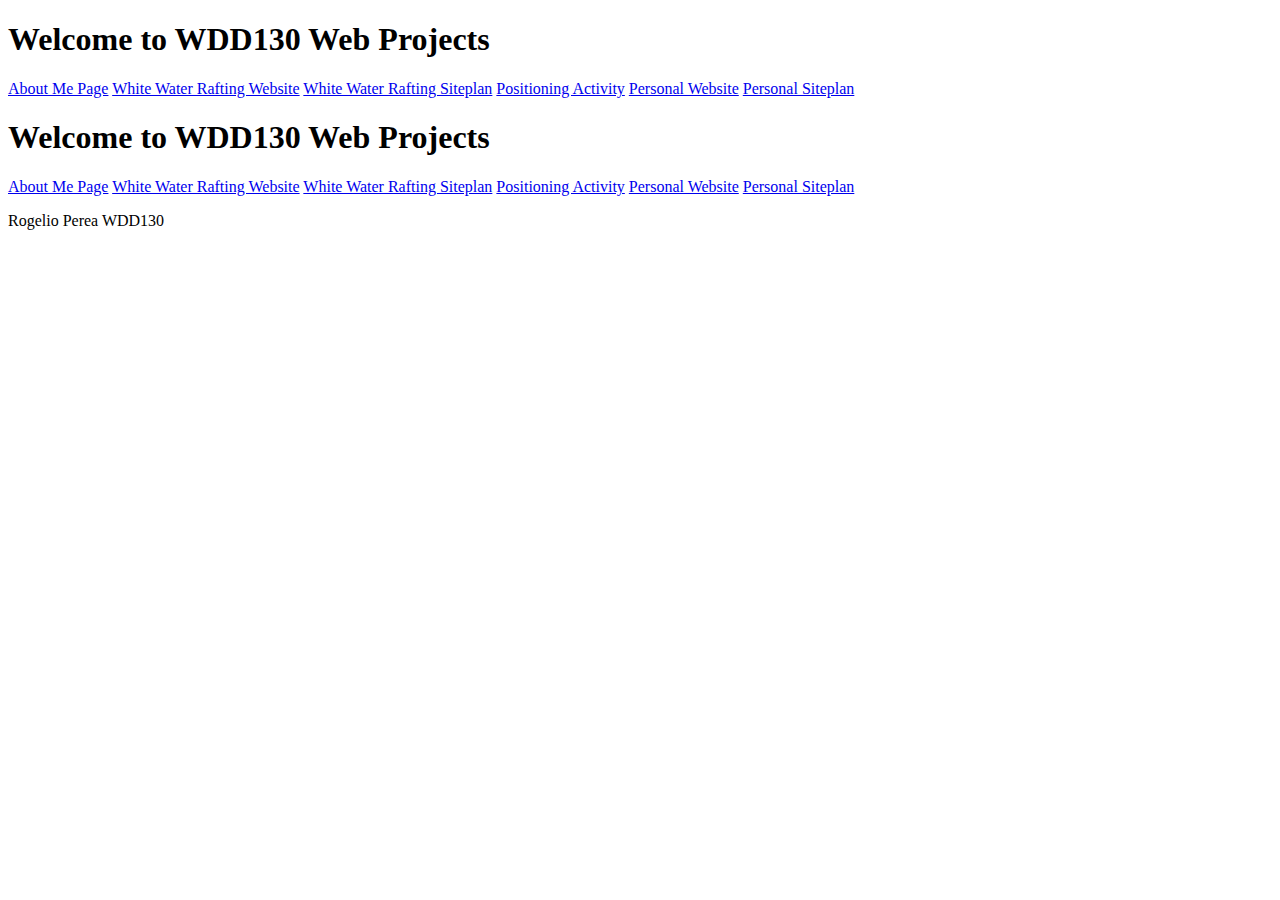
<file: index.html>
<!DOCTYPE html>
<html lang="en">
<head>
    <meta charset="UTF-8">
    <meta http-equiv="X-UA-Compatible" content="IE=edge">
    <meta name="viewport" content="width=device-width, initial-scale=1.0">
    <title>WDD130 Home Page</title>
</head>
<body>
    <h1>Welcome to WDD130 Web Projects</h1>
<nav>
  <a href="aboutme/index.html">About Me Page</a>             
  <a href="wwr/index.html">White Water Rafting Website</a>
  <a href="wwr/site-plan-rafting.html">White Water Rafting Siteplan</a>
  <a href="positioning.html">Positioning Activity</a>
  <a href="#">Personal Website</a>
  <a href="https://roger-24.github.io/WDD130/logistics/site-plan.html">Personal Siteplan</a>
</nav>
</body>
<!DOCTYPE html>
<html lang="en">
<head>
  <meta charset="UTF-8">
  <meta http-equiv="X-UA-Compatible" content="IE=edge">
  <meta name="viewport" content="width=device-width, initial-scale=1.0">
  <title>White Water Rafting adventures</title>
</head>
<body>
  <h1>Welcome to WDD130 Web Projects</h1>
<nav>
  <a href="aboutme/index.html">About Me Page</a>             
  <a href="wwr/index.html">White Water Rafting Website</a>
  <a href="wwr/site-plan-rafting.html">White Water Rafting Siteplan</a>
  <a href="positioning.html">Positioning Activity</a>
  <a href="#">Personal Website</a>
  <a href="#">Personal Siteplan</a>
  <p>Rogelio Perea WDD130</p>
</nav> 
</body>
</html>
</file>
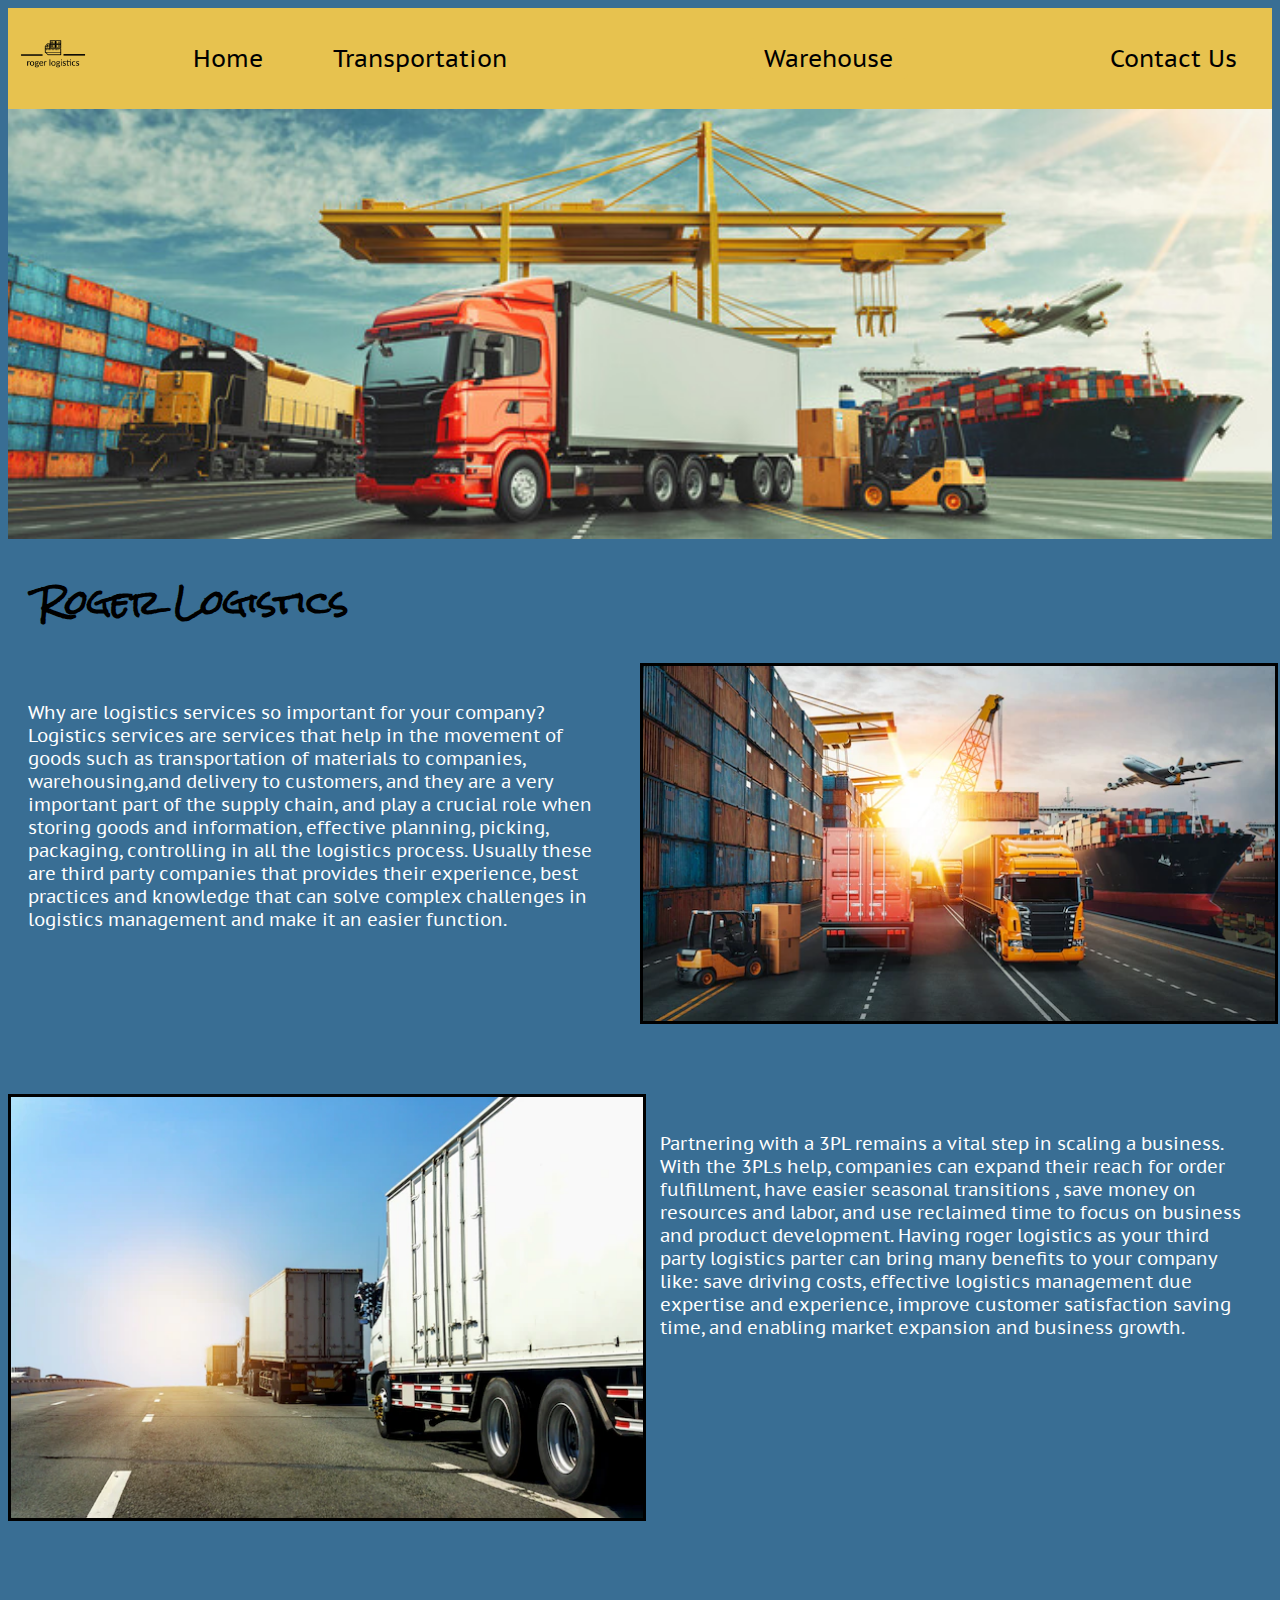
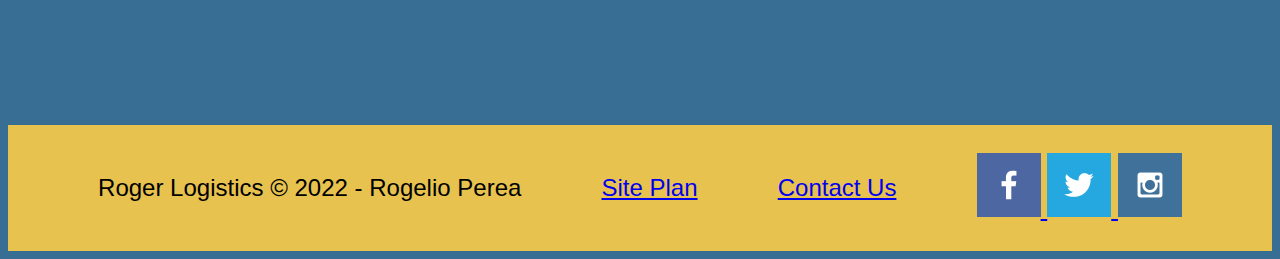
<file: logistics/index.html>
<!DOCTYPE html>
<html lang="en">
<head>
    <meta charset="UTF-8">
    <meta http-equiv="X-UA-Compatible" content="IE=edge">
    <meta name="viewport" content="width=device-width, initial-scale=1.0">
    <title>Roger logistics</title>
    <link type="text/css" rel="stylesheet" href="styles/styles.css"/>
</head>
<body>
    <div class="content">
     <header>
        
     <a id ="logo_logistics"  href="index.html" ><img class="roger" src="images/roger-logistics-logos_black.png" alt= "Roger logistics" width="60%"></a>
        
     <nav>
        <a href="https://roger-24.github.io/WDD130/logistics/index.html">Home</a>
        <a href="https://roger-24.github.io/WDD130/logistics/transportation.html">Transportation</a>
        <ul class="dropdown"> 
            <li><a href="https://roger-24.github.io/WDD130/logistics/warehousing.html">Warehouse</a>
             <ul class="">
                <li><a href="https://roger-24.github.io/WDD130/logistics/warehousing.html">Bonded Warehouse</a></li>
                <li><a href="https://roger-24.github.io/WDD130/logistics/warehousing.html">Cold storage</a></li>
                 <li><a href="https://roger-24.github.io/WDD130/logistics/warehousing.html">Food Grade Warehouse</a></li>
              </ul>
            </li>
        </ul>
        <a href="https://roger-24.github.io/WDD130/wwr/contactus.html">Contact Us</a>
     </nav>
     </header>
    <div id="heroes">
        <div id="heroe-box">
        <img id="imagen-titulo" src="images/drayge.jpg" alt="drayage port" width="100%">
        </div>
    </div>
    
    <section id="mensaje-heroe">
        <h1 class ="titulo">Roger Logistics</h1>
    </section>
    
    <main class="logistics">
     <section class="port">
        <img class="industrial" src="images/transportation.webp" alt="truck on port" width="100%">
     </section>
     <section class="road">
        <img class="truck" src="images/industrial.webp" alt="truck on road" width="100%">
    </section>
   
    
        
        <section class="block1">
        <p> Why are logistics services so important for your company?<br>
        Logistics services are services that help in the movement of goods
        such as transportation of materials to companies, warehousing,and delivery to
        customers, and they are a very important part of the supply chain, and play
        a crucial role when storing goods and information, effective planning, picking, 
        packaging, controlling in all the logistics process. Usually these are third party
        companies that provides their experience, best practices and knowledge that can solve
        complex challenges in logistics management and make it an easier function.
        </p>
        </section>
        
        <section class="block2">
        <p> Partnering with a 3PL remains a vital step in scaling a business. With the 3PLs help, companies can 
            expand their reach for order fulfillment, have easier seasonal transitions , save money on resources and labor, 
            and use reclaimed time to focus on business and product development.
            Having roger logistics as your third party logistics parter can bring many benefits to
            your company like: save driving costs, effective logistics management due expertise and experience, improve customer satisfaction
            saving time, and enabling market expansion and business growth.</p>
        </section>

    </main>
    <footer>
            <p>Roger Logistics &copy; 2022 - Rogelio Perea</p>
            <p><a href="https://roger-24.github.io/WDD130/logistics/site-plan.html">Site Plan</a></p>
            <p><a href="https://roger-24.github.io/WDD130/wwr/contactus.html">Contact Us</a></p>
            <div class="social_media">
                <a href="https://facebook.com" target="_blank">
                    <img src="images/facebook.png" alt="fb icon">
                </a>
                <a href="https://twitter.com" alt="_blank">
                    <img src="images/twitter.png" alt="twitter icon">
                </a>
                <a href="https://instagram.com" alt="_blank">
                    <img src="images/instagram.png" alt="instagram icon">
                </a>
            </div>
    </footer>
</div>
</body>
</html>
</file>
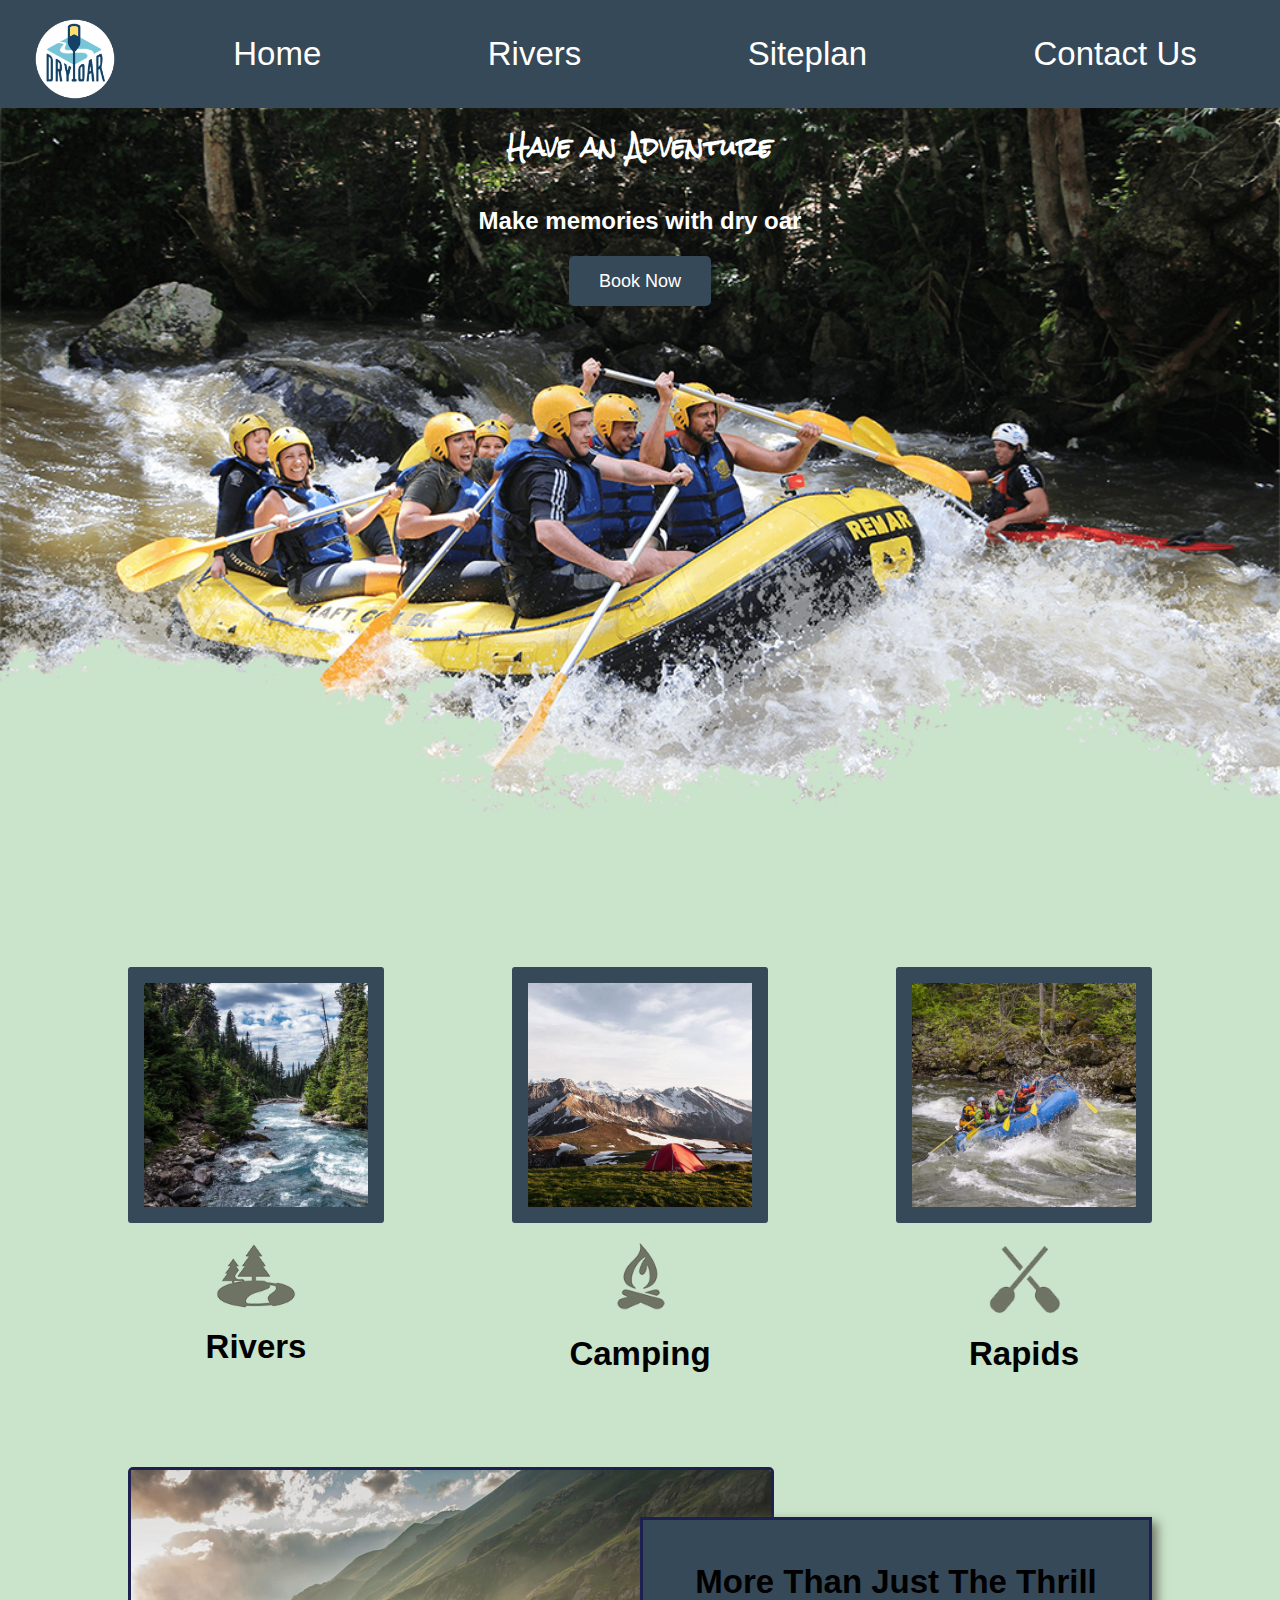
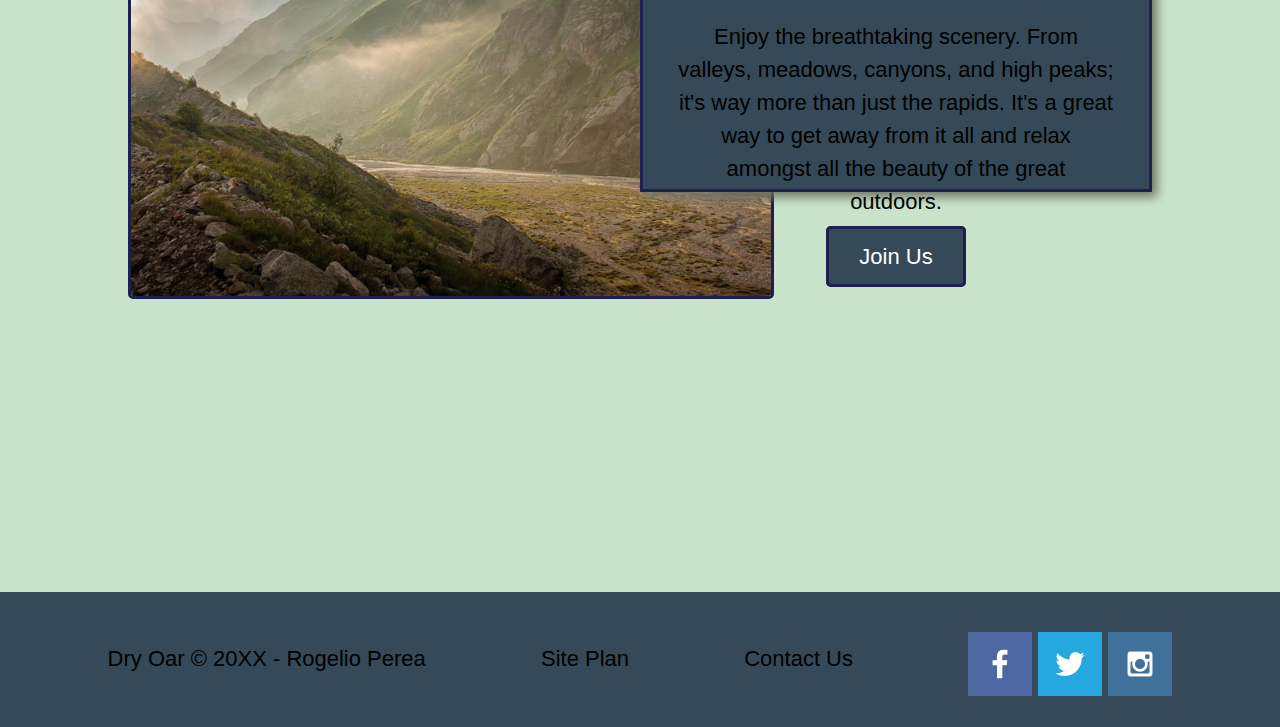
<file: wwr/index.html>
<!DOCTYPE html>
<html lang="en">
<head>
    <meta charset="UTF-8">
    <meta http-equiv="X-UA-Compatible" content="IE=edge">
    <meta name="viewport" content="width=device-width, initial-scale=1.0">
    <title>Whitewater Rafting Vacations</title>
    <link type="text/css" rel="stylesheet" href="styles/style.css"/>
</head>    
<body> 
    <div id="content">
    <header>
        
        <a id ="logo_link"  href="index.html" ><img class="logo" src = "images/logo.png" alt= "Dry Oar Logo"></a>
        <nav>
    <a href="index.html">Home</a>
    <a href="https://roger-24.github.io/WDD130/wwr/rivers.html">Rivers</a>
    <a href="https://roger-24.github.io/WDD130/logistics/site-plan.html">Siteplan</a>
    <a href="contactus.html">Contact Us</a>
    </nav>
      
 </header>
    <div id="hero">
    <div id="hero-box">
    <img id="hero-img" src="images/hero.png" alt="People enjoying rafting" width="100%">
    
    </div>

    <section id="hero-msg">
        <h1 class ="home-title">Have an Adventure</h1>
        <h4>Make memories with dry oar</h4>
        <div class ='button-box'>
            
            <div class='button-box'>
            <a class ='book' href="rates.html">Book Now</a>  
        </div>
    </section>
    </div>
        <!--if you want to center text of <a class = 'book'...> you have to use align-text: center, for the 
            div class so that the elements inside can also be centered -->
        
        
<main class="home-grid">
    <section class="rivers-card">
        <img class="card-img" src="images/rivers.jpg" alt="river in forest">
        <img class="icon" src="images/river_icon.png" alt="river icon">
        <h2>Rivers</h2>
    </section>
    <section class="camping-card">
        <img class="card-img" src="images/camping.jpg" alt="tent in mountains">
        <img class="icon" src="images/fire_icon.png" alt="fire icon">
        <h2>Camping</h2>
    </section>
    <section class="rapids-card">
        <img class="card-img" src="images/rapids.jpg" alt="rafting boat">
        <img class="icon" src="images/oars.png" alt="oars icon">
        <h2>Rapids</h2>
    </section>
    <div id="background"></div>
    <img class="mountains" src="images/mountains.jpg" alt="Misty mountains">
    <section class="msg">
        <h2>More Than Just The Thrill</h2>
        <p>Enjoy the breathtaking scenery. From valleys, meadows, canyons, and high peaks; it's way more than just the rapids. It's a great way to get away from it all and relax amongst all the beauty of the great outdoors. </p>
        <a class='join' href="rivers.html">Join Us</a>
    </section>
</main>
<footer>
    <p>Dry Oar &copy; 20XX - Rogelio Perea</p>
    <p><a href="site-plan-rafting.html">Site Plan</a></p>
    <p><a href="contactus.html">Contact Us</a></p>
    <div class="social">
        <a href="https://facebook.com" target="_blank">
            <img src="images/facebook.png" alt="fb icon">
        </a>
        <a href="https://twitter.com" alt="_blank">
            <img src="images/twitter.png" alt="twitter icon">
        </a>
        <a href="https://instagram.com" alt="_blank">
            <img src="images/instagram.png" alt="instagram icon">
        </a>
    </div>
</footer>
   </div> 
</body> 
</html>
</file>
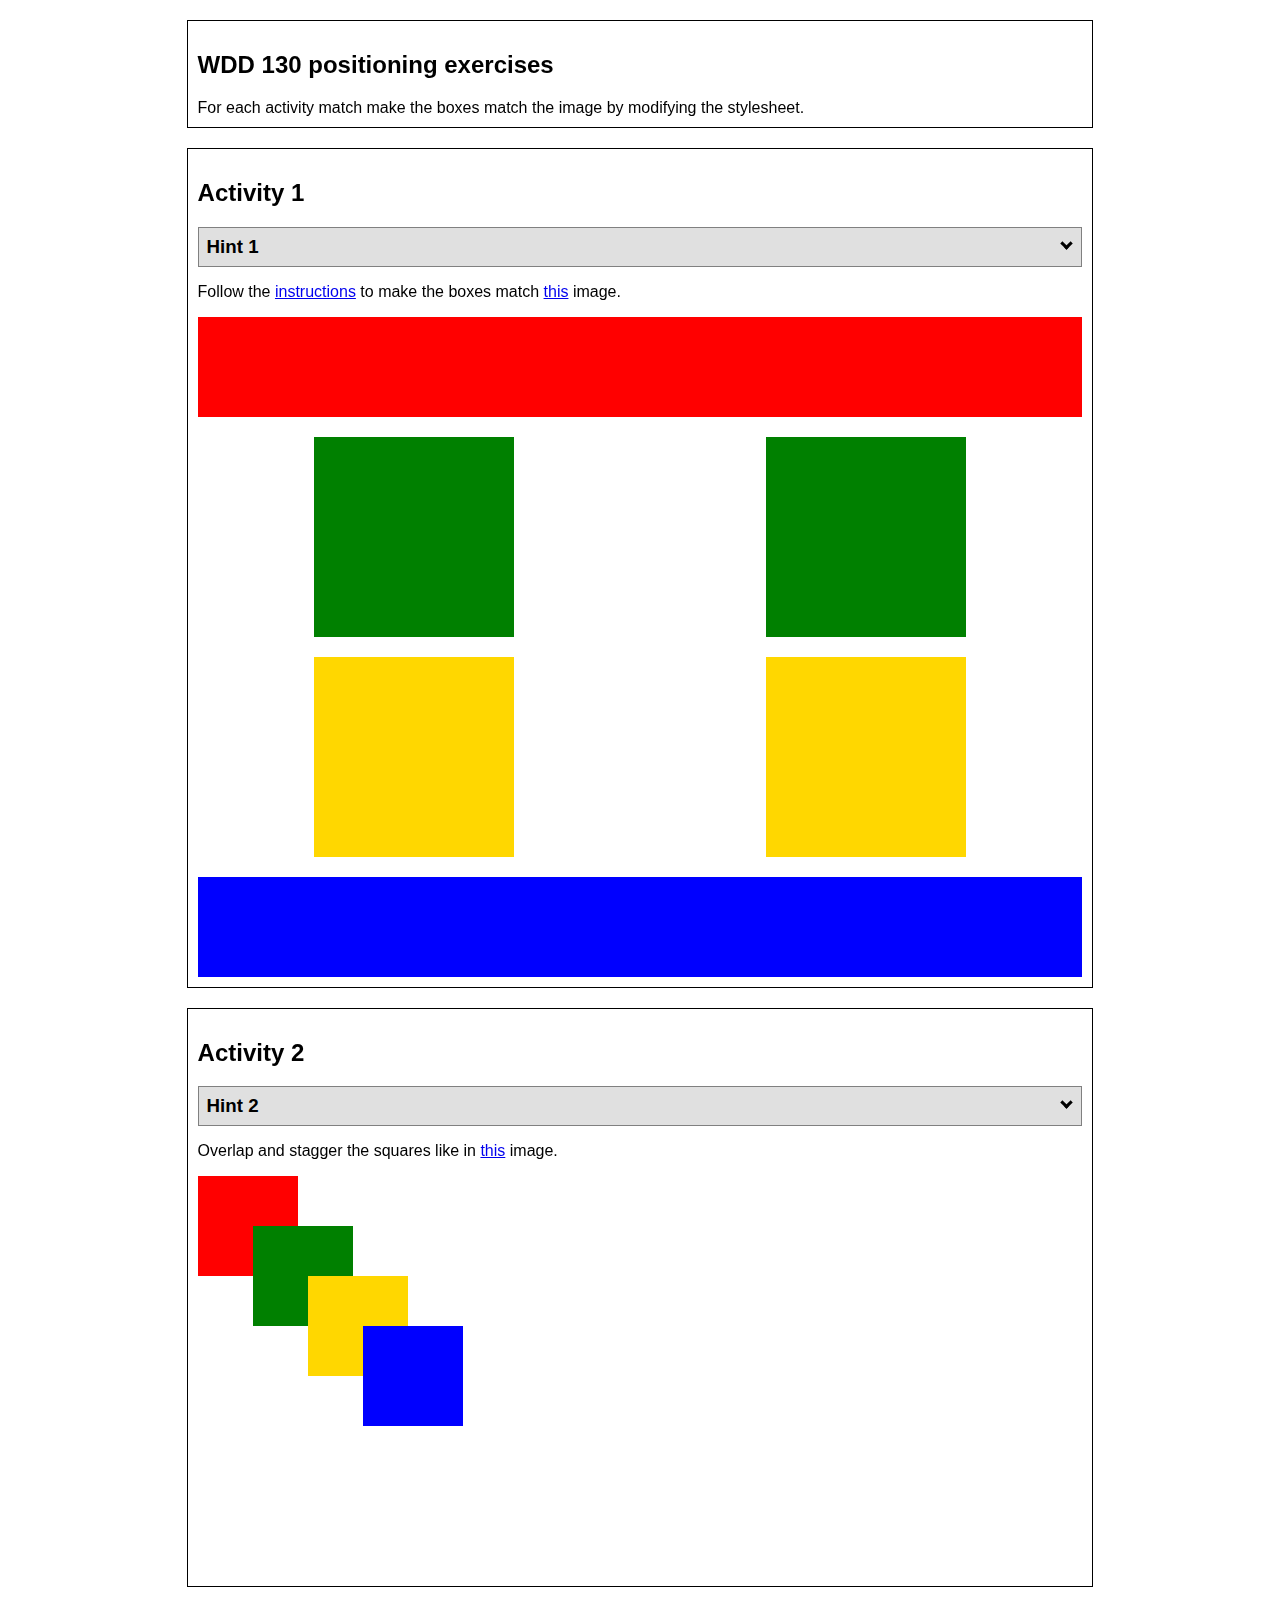
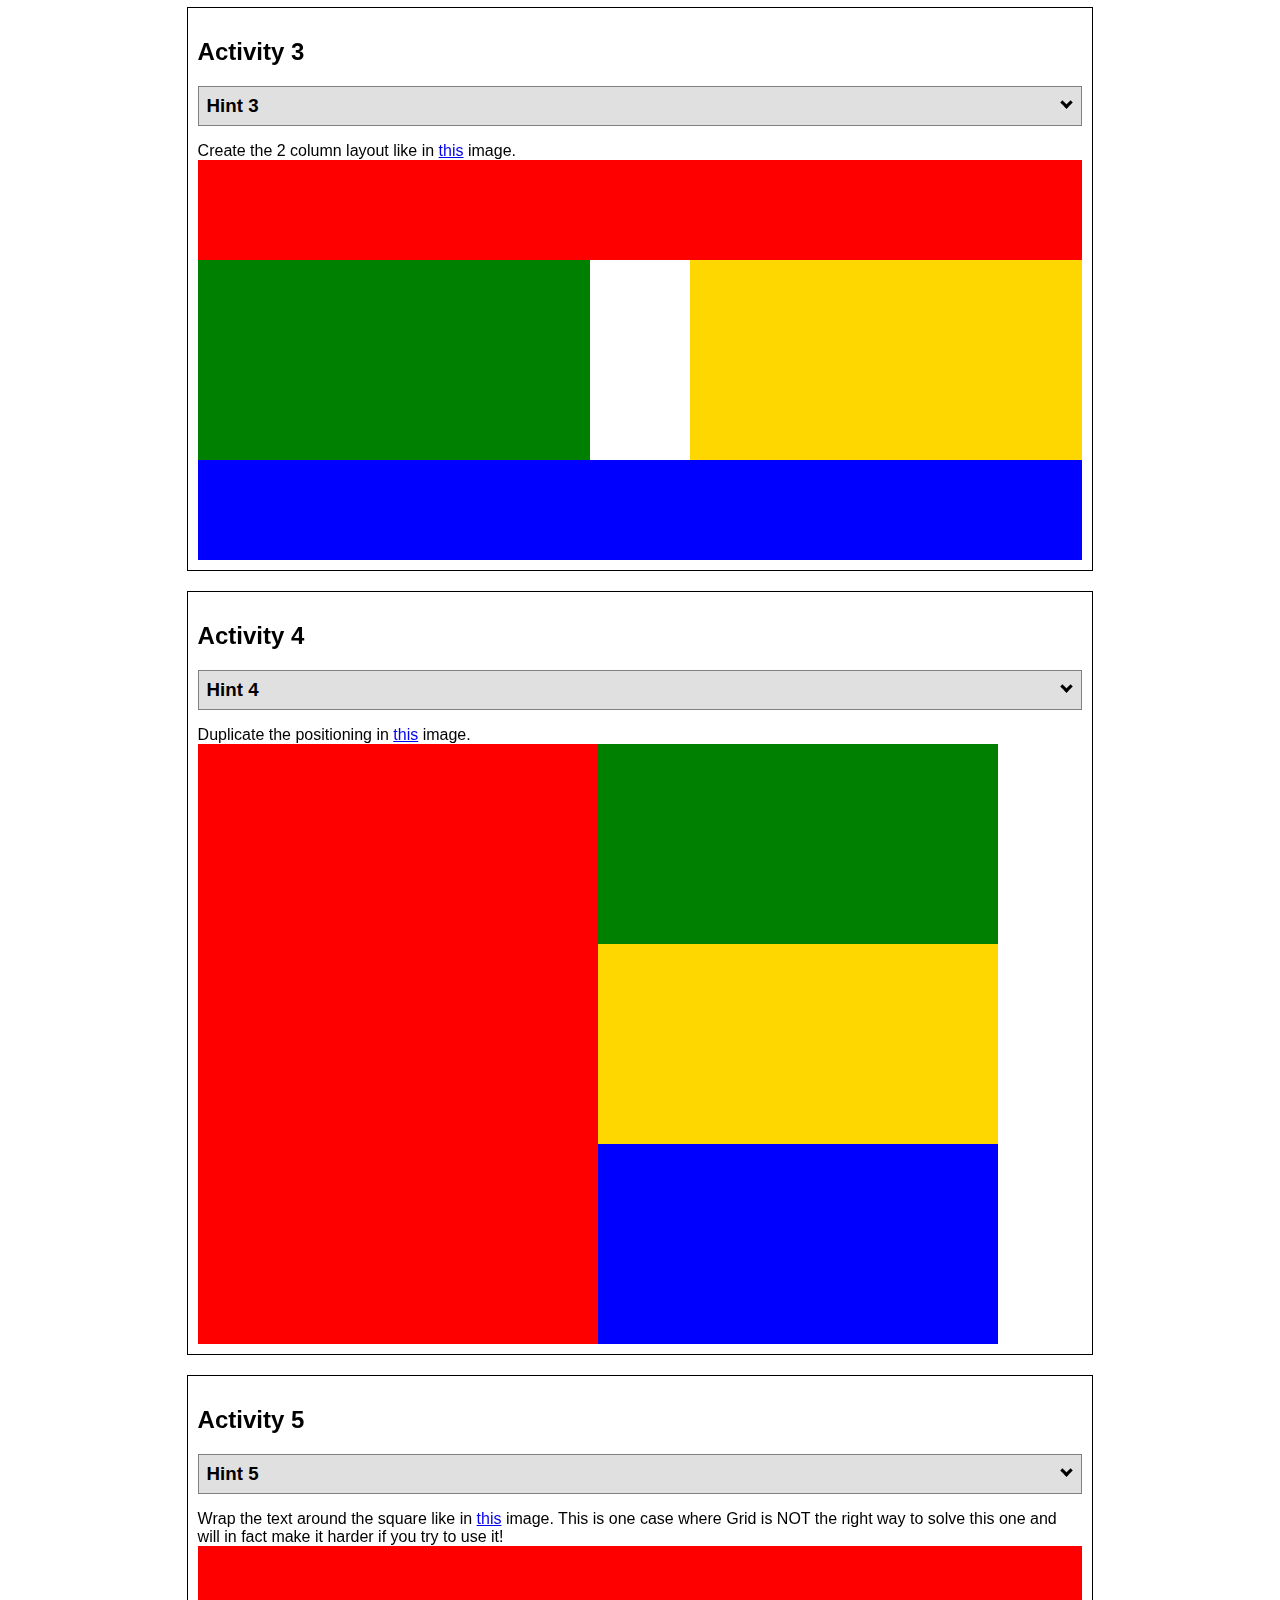
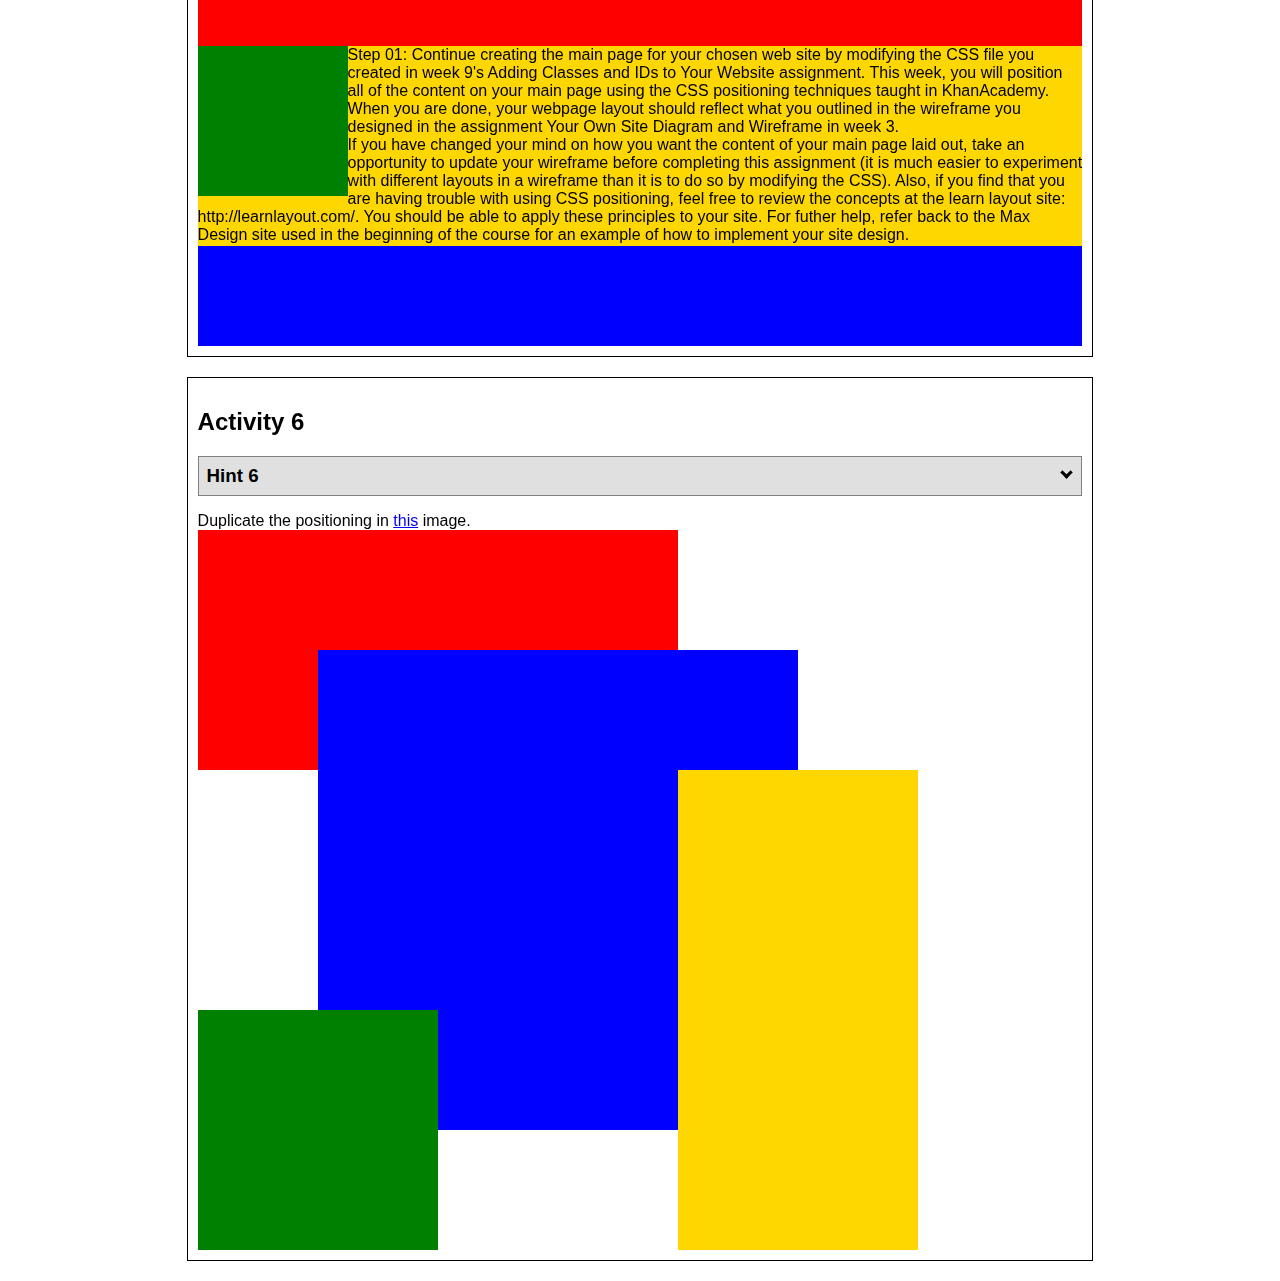
<file: positioning.html>
<!DOCTYPE html>
<html lang="en">
  <head>
    <!-- HTML - Name: positioning.html -->
    <title>Positioning Activity</title>
    <link rel="stylesheet" type="text/css" href="positionstyles.css" />
  </head>
  <body>
    <div class="activity">
      <h2>WDD 130 positioning exercises</h2>
      For each activity match make the boxes match the image by modifying the stylesheet.</div>
    <div class="activity">
      <h2>Activity 1</h2>
      <section class="hint"><input type="checkbox" ><i></i> <h3>Hint 1</h3><div><p>Check out the <a href="https://byui-wdd.github.io/wdd130/activities/w06-css-positioning.html" target="_blank">activity instructions</a> in Ilearn!</p></div></section>
      <p>Follow the <a href="https://byui-wdd.github.io/wdd130/activities/w06-css-positioning.html" target="_blank">instructions</a> to make the boxes match  <a href="https://byui-wdd.github.io/wdd130/images/example1.png" target="_blank">this</a> image.</p>
      <div class="content1" >
        <div class="red1" ></div>
        <div class="green1" ></div>
        <div class="green1" ></div>
        <div class="yellow1"></div>
        <div class="yellow1"></div>
        <div class="blue1"></div>
      </div>
    </div>
    <div class="activity">
      <h2>Activity 2</h2>
      <section class="hint"><input type="checkbox" > <h3>Hint 2</h3><i></i><div><p>Remember that the best way to shift elements around slightly on the page is with Margins.  You could also use Grid.  Either would work for this. If you choose margin, you can use a <em>negative</em> margin. (ie margin-top: -20px;)</p><h4>Properties used:</h4><ul><li>margin-top, margin-left</li><li>...or...</li><li>grid-template-columns: 50px 50px 50px 50px 50px </li></ul></div></section>
      <p>Overlap and stagger the squares like in <a href="https://byui-wdd.github.io/wdd130/images/example2.png" target="_blank">this</a> image.</p>
      <div class="content2" >
        <div class="red2" ></div>
        <div class="green2" ></div>
        <div class="yellow2"></div>
        <div class="blue2"></div>
      </div>
    </div>
    <div class="activity">
      <h2>Activity 3</h2>
      <section class="hint"><input type="checkbox" > <h3>Hint 3</h3><i></i><div><p>This one is going to be best solved with CSS Grid. Remember to make the boxes the right width first...then start moving them around. </p><h4>Properties used:</h4><ul><li>display:grid;</li><li>grid-template-columns:</li><li>grid-column-gap:</li>
        <li>grid-column:</li>  </ul></div></section>
      Create the 2 column layout like in <a href="https://byui-wdd.github.io/wdd130/images/example3.png" target="_blank">this</a>  image.
      <div class="content3" >
        <div class="red3" ></div>
        <div class="green3" ></div>
        <div class="yellow3"></div>
        <div class="blue3"></div>
      </div>
    </div>
    <div class="activity">
      <h2>Activity 4</h2>
      <section class="hint"><input type="checkbox" > <h3>Hint 4</h3><i></i><div><p>For the others we have been primarily concerned with width. For this one you will need to adjust height as well. </p><h4>Properties used:</h4><ul><li>display:grid;</li><li>grid-template-columns:</li><li>grid-row:</li></ul></div></section>
      Duplicate the positioning in <a href="https://byui-wdd.github.io/wdd130/images/example4.png" target="_blank">this</a> image. 
      <div class="content4" >
        <div class="red4" ></div>
        <div class="green4" ></div>
        <div class="yellow4"></div>
        <div class="blue4"></div>
      </div>
    </div>

    <div class="activity">
      <h2>Activity 5</h2>
      <section class="hint"><input type="checkbox" > <h3>Hint 5</h3><i></i><div><p>Grid is <strong>not</strong> the right way to do this.  In fact there is only one way to really do that...and that is with float. Remember that we float the thing we want the text to wrap around.  Also remember to start by making all the shapes the right size and shape.</p><h4>Properties used:</h4><ul><li>float: left;</li></ul></div></section>
      Wrap the text around the square like in <a href="https://byui-wdd.github.io/wdd130/images/example5.png" target="_blank">this</a> image. This is one case where Grid is NOT the right way to solve this one and will in fact make it harder if you try to use it!
      <div class="content5" >
        <div class="red5" ></div>
        <div class="green5" ></div>
        <div class="yellow5">Step 01: Continue creating the main page for your chosen web site by modifying the CSS file you created in week 9's Adding Classes and IDs to Your Website assignment. This week, you will position all of the content on your main page using the CSS positioning techniques taught in KhanAcademy. When you are done, your webpage layout should reflect what you outlined in the wireframe you designed in the assignment Your Own Site Diagram and Wireframe in week 3. <br />
          If you have changed your mind on how you want the content of your main page laid out, take an opportunity to update your wireframe before completing this assignment (it is much easier to experiment with different layouts in a wireframe than it is to do so by modifying the CSS). Also, if you find that you are having trouble with using CSS positioning, feel free to review the concepts at the learn layout site: http://learnlayout.com/. You should be able to apply these principles to your site. For futher help, refer back to the Max Design site used in the beginning of the course for an example of how to implement your site design.</div>
        <div class="blue5"></div>
      </div>
    </div>
    <div class="activity">
      <h2>Activity 6</h2>
      <section class="hint"><input type="checkbox" > <h3>Hint 6</h3><i></i><div><p>This one is all about visualizing the grid behind the layout. If you are having a hard time doing that first: all the sizes are even multiples of 100, and second here is another example with the lines drawn: <a href="https://byui-wdd.github.io/wdd130/images/example6-hint.png" target="_blank">example 6 with lines</a>. For this one you will find it easiest if you use px for the column width. You can also use <kbd>z-index</kbd> to control the element layering.    </p><h4>Properties used:</h4><ul><li>display:grid;</li><li>grid-template-columns:</li><li>grid-column:</li><li>grid-row:</li><li><a href="https://www.w3schools.com/cssref/pr_pos_z-index.asp" target="_blank">z-index:</a></li></ul></div></section>
      Duplicate the positioning in <a href="https://byui-wdd.github.io/wdd130/images/example6.png" target="_blank">this</a> image.
      <div class="content6" >
        <div class="red6" ></div>
        <div class="green6" ></div>
        <div class="yellow6"></div>
        <div class="blue6"></div>
      </div>
    </div>
  </body>
</html>
</file>
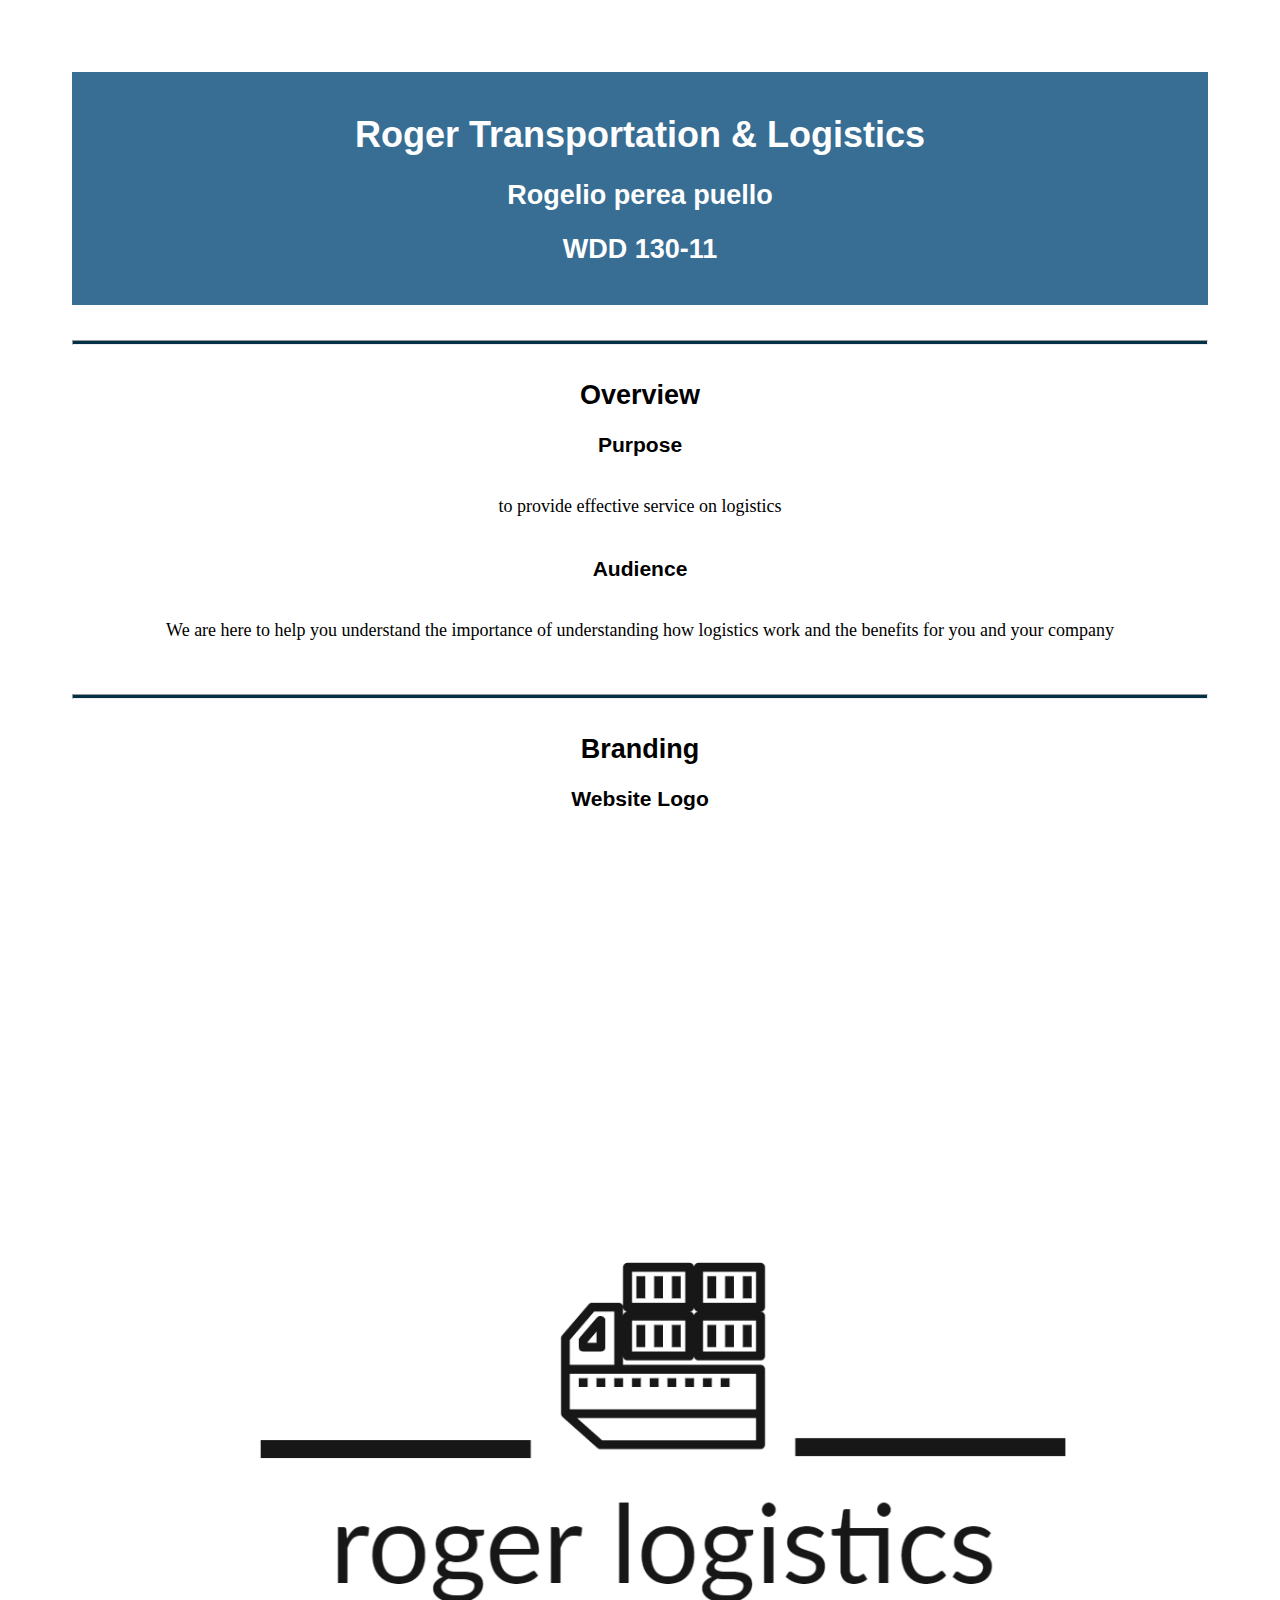
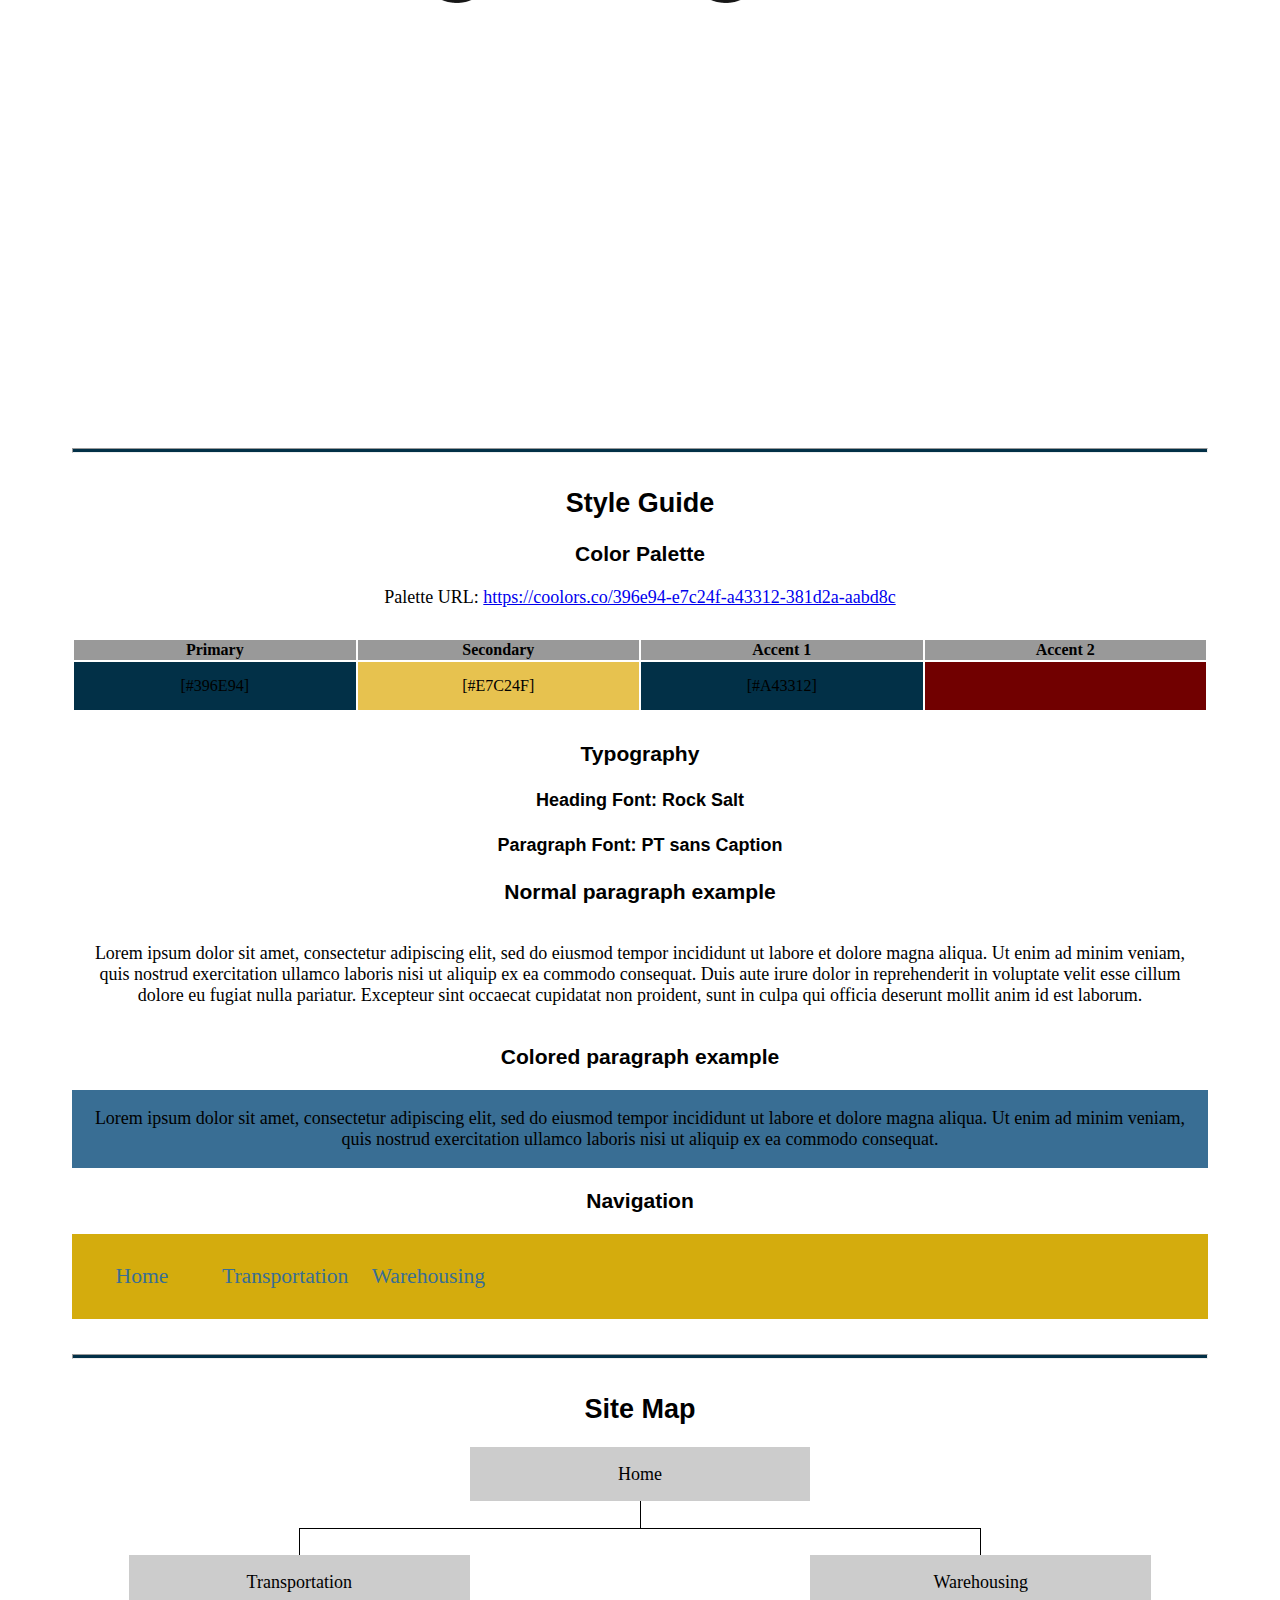
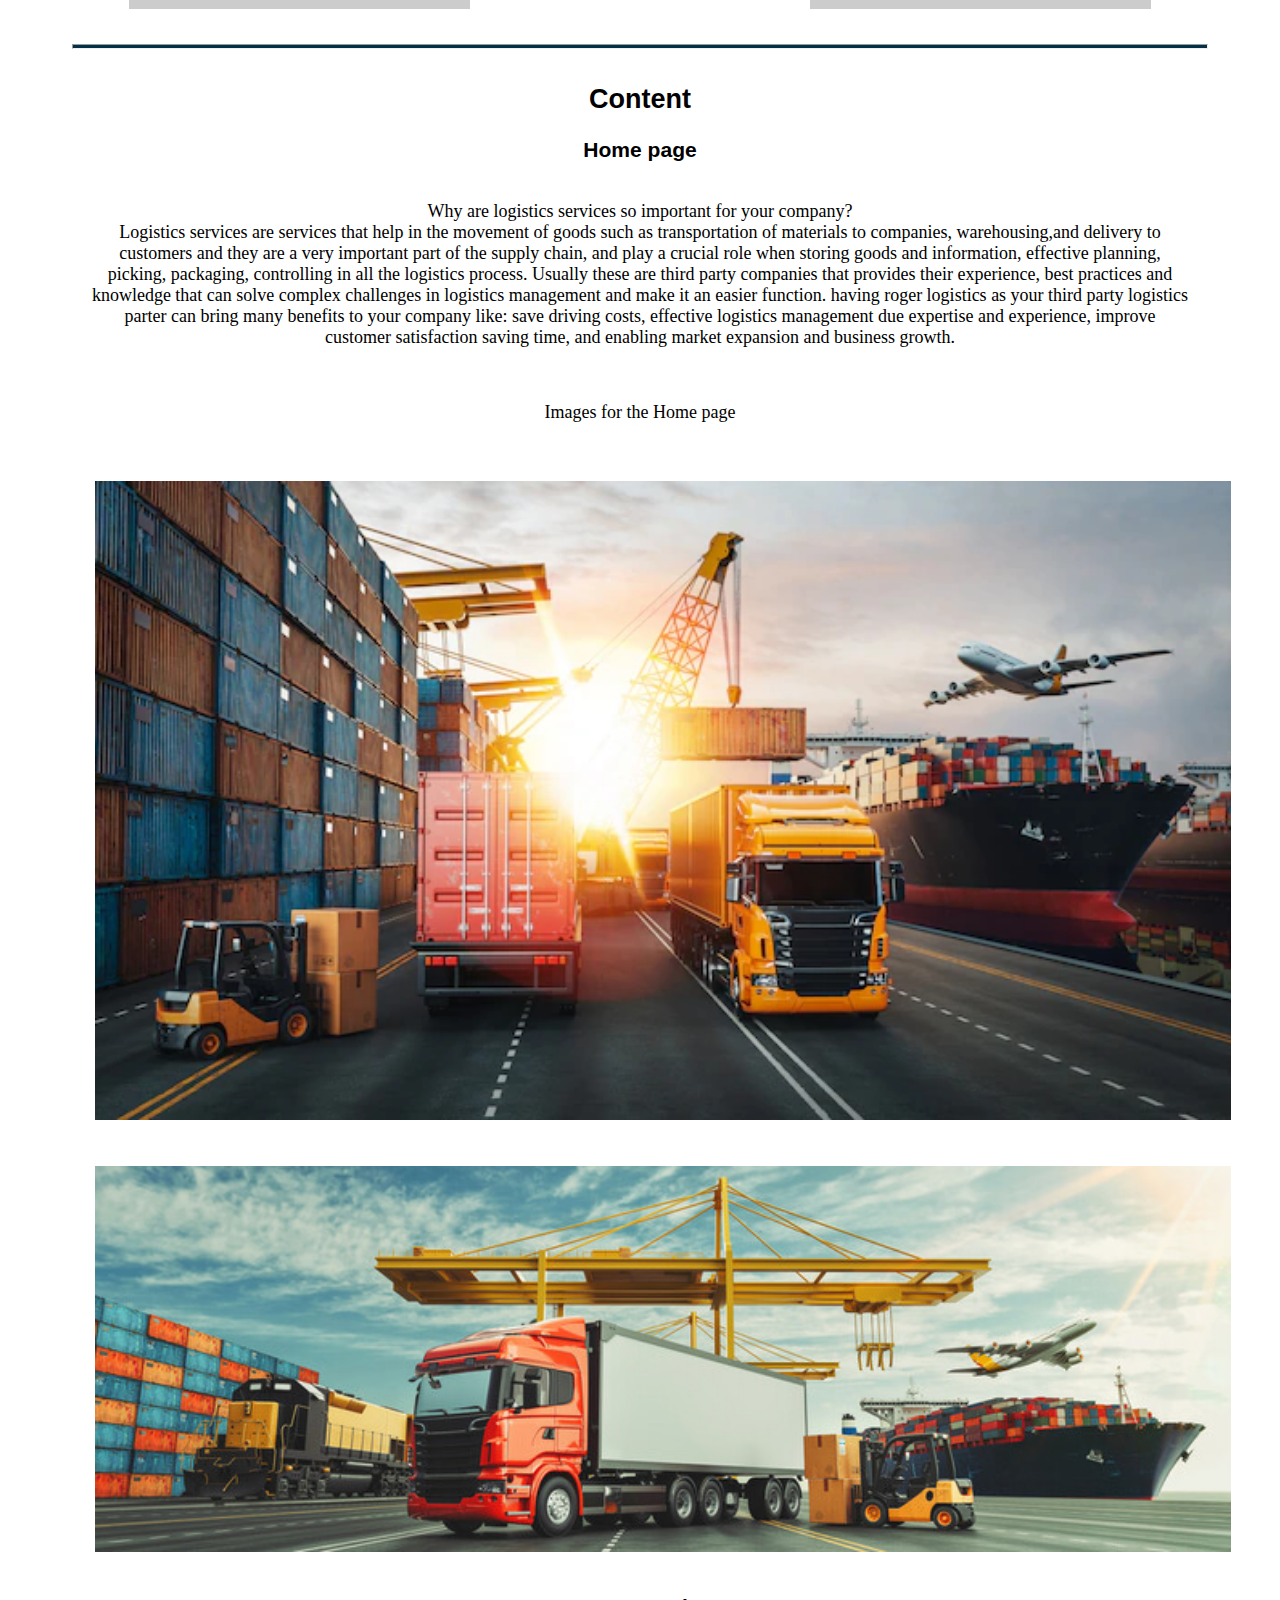
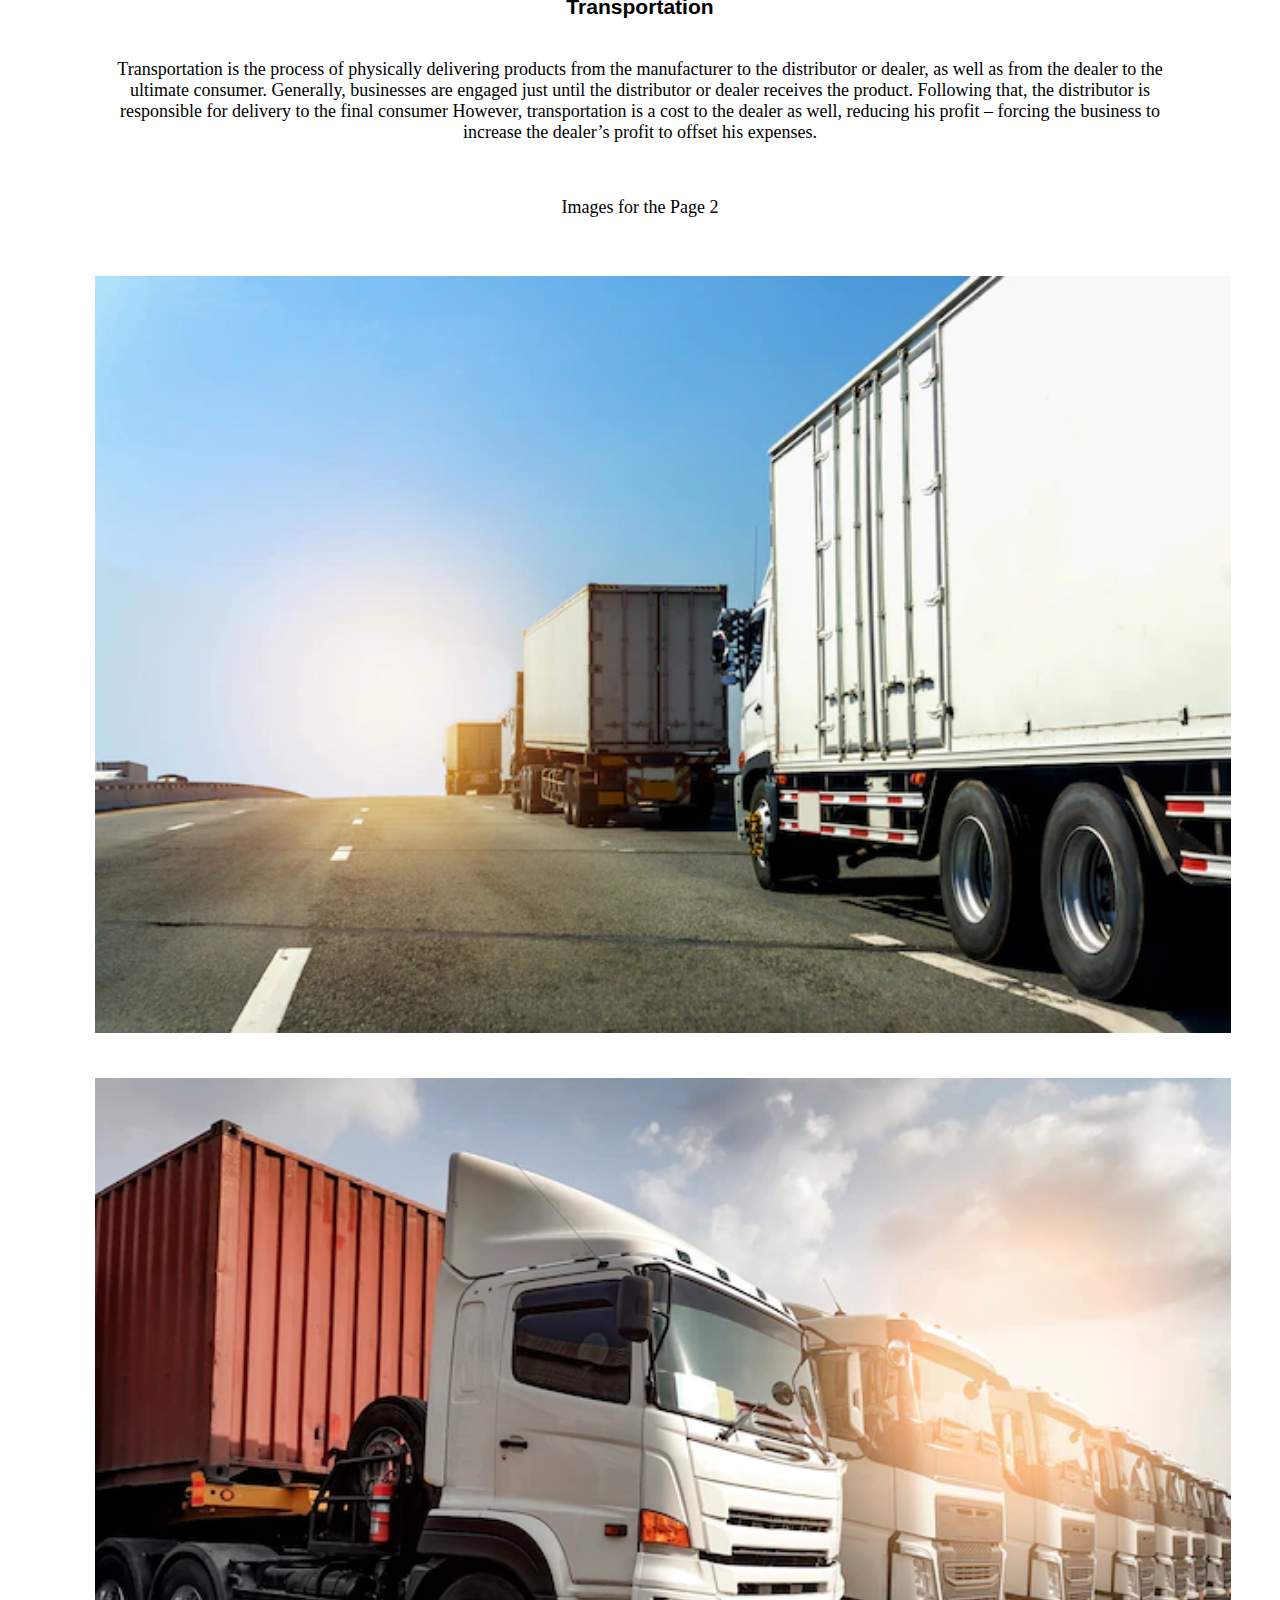
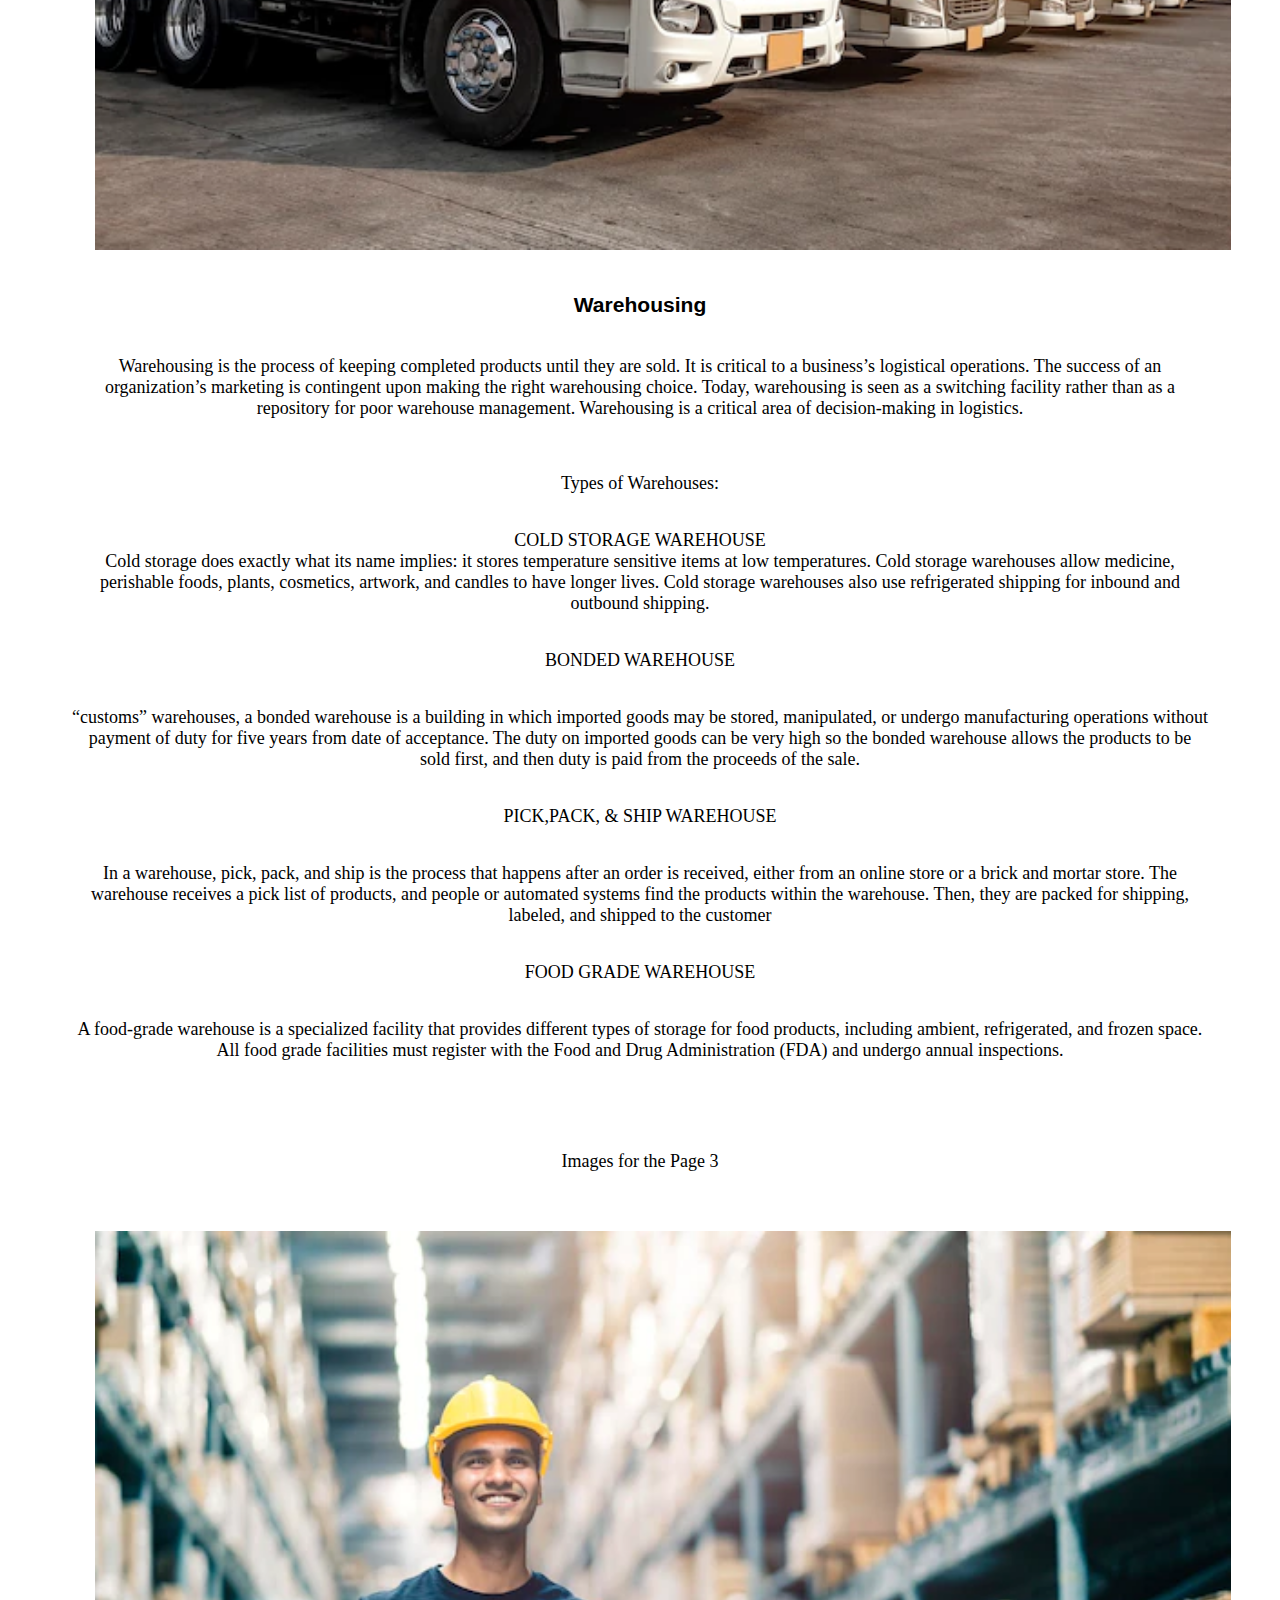
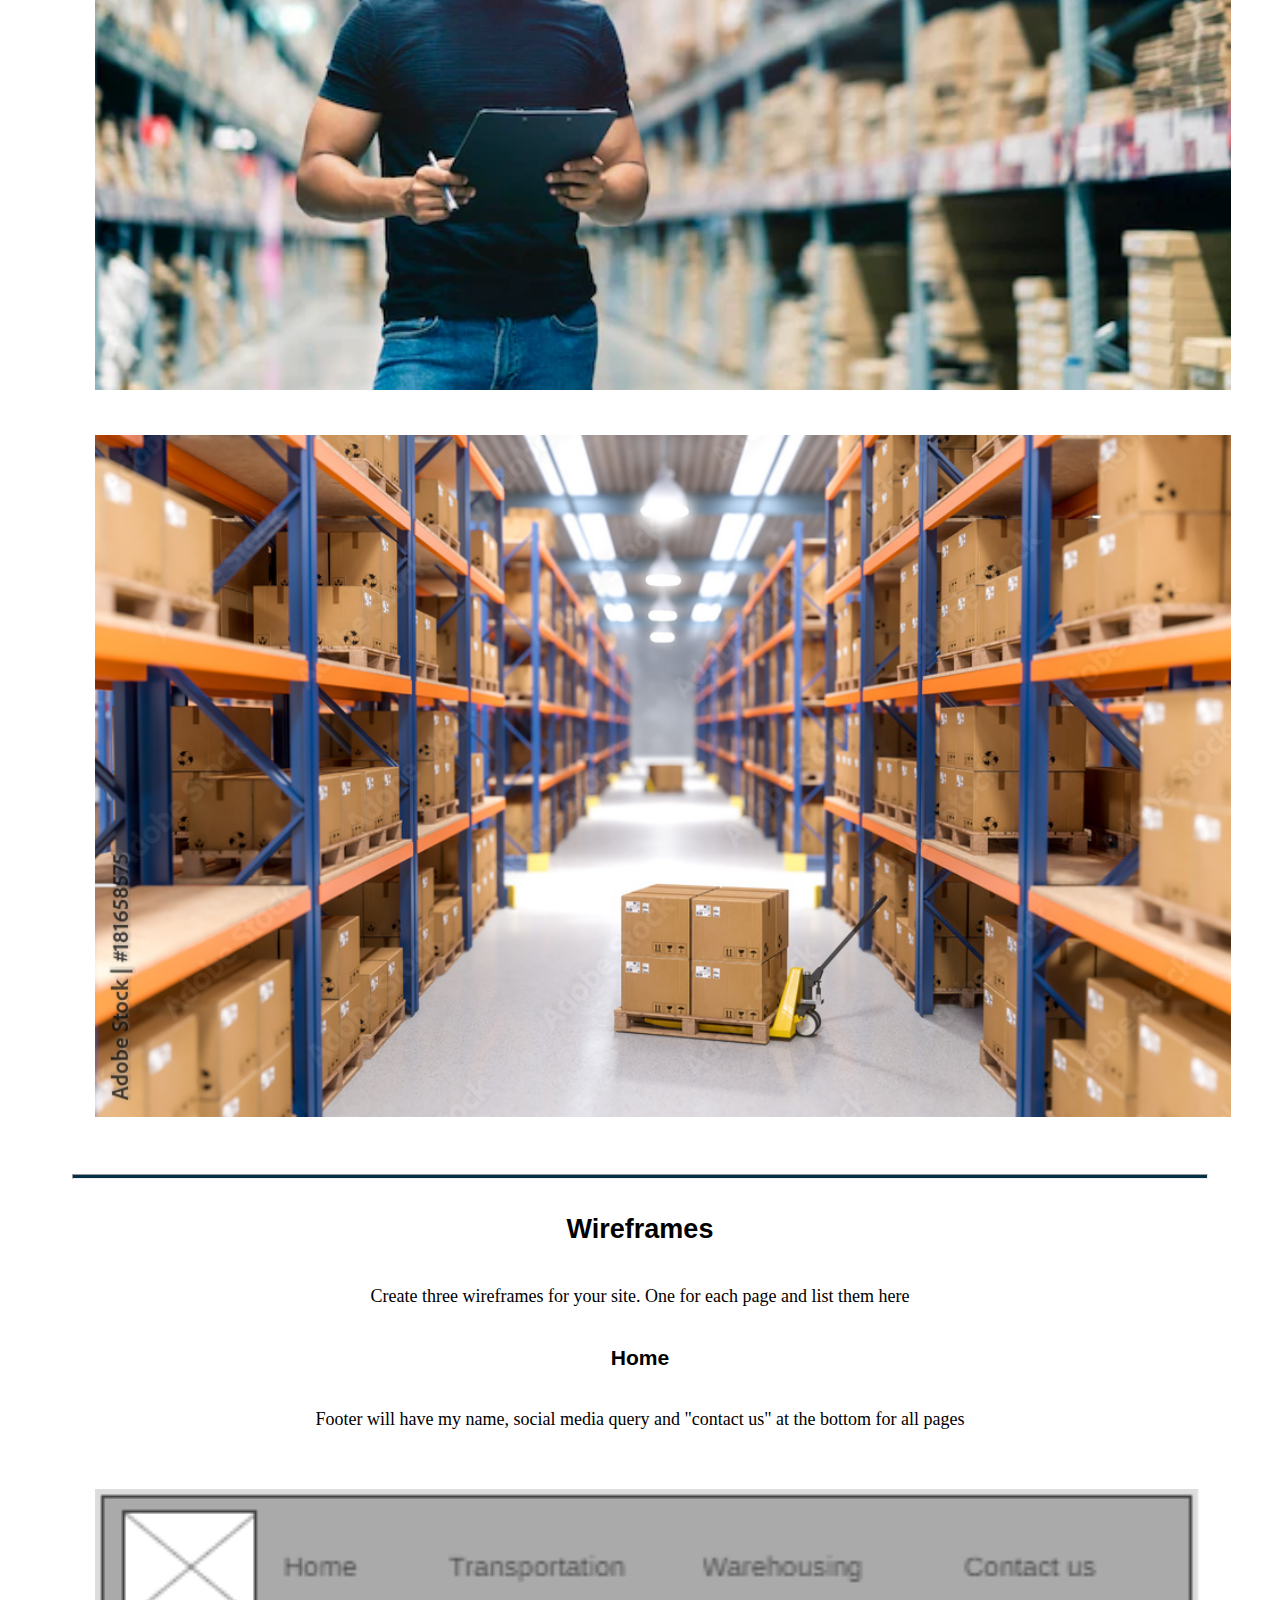
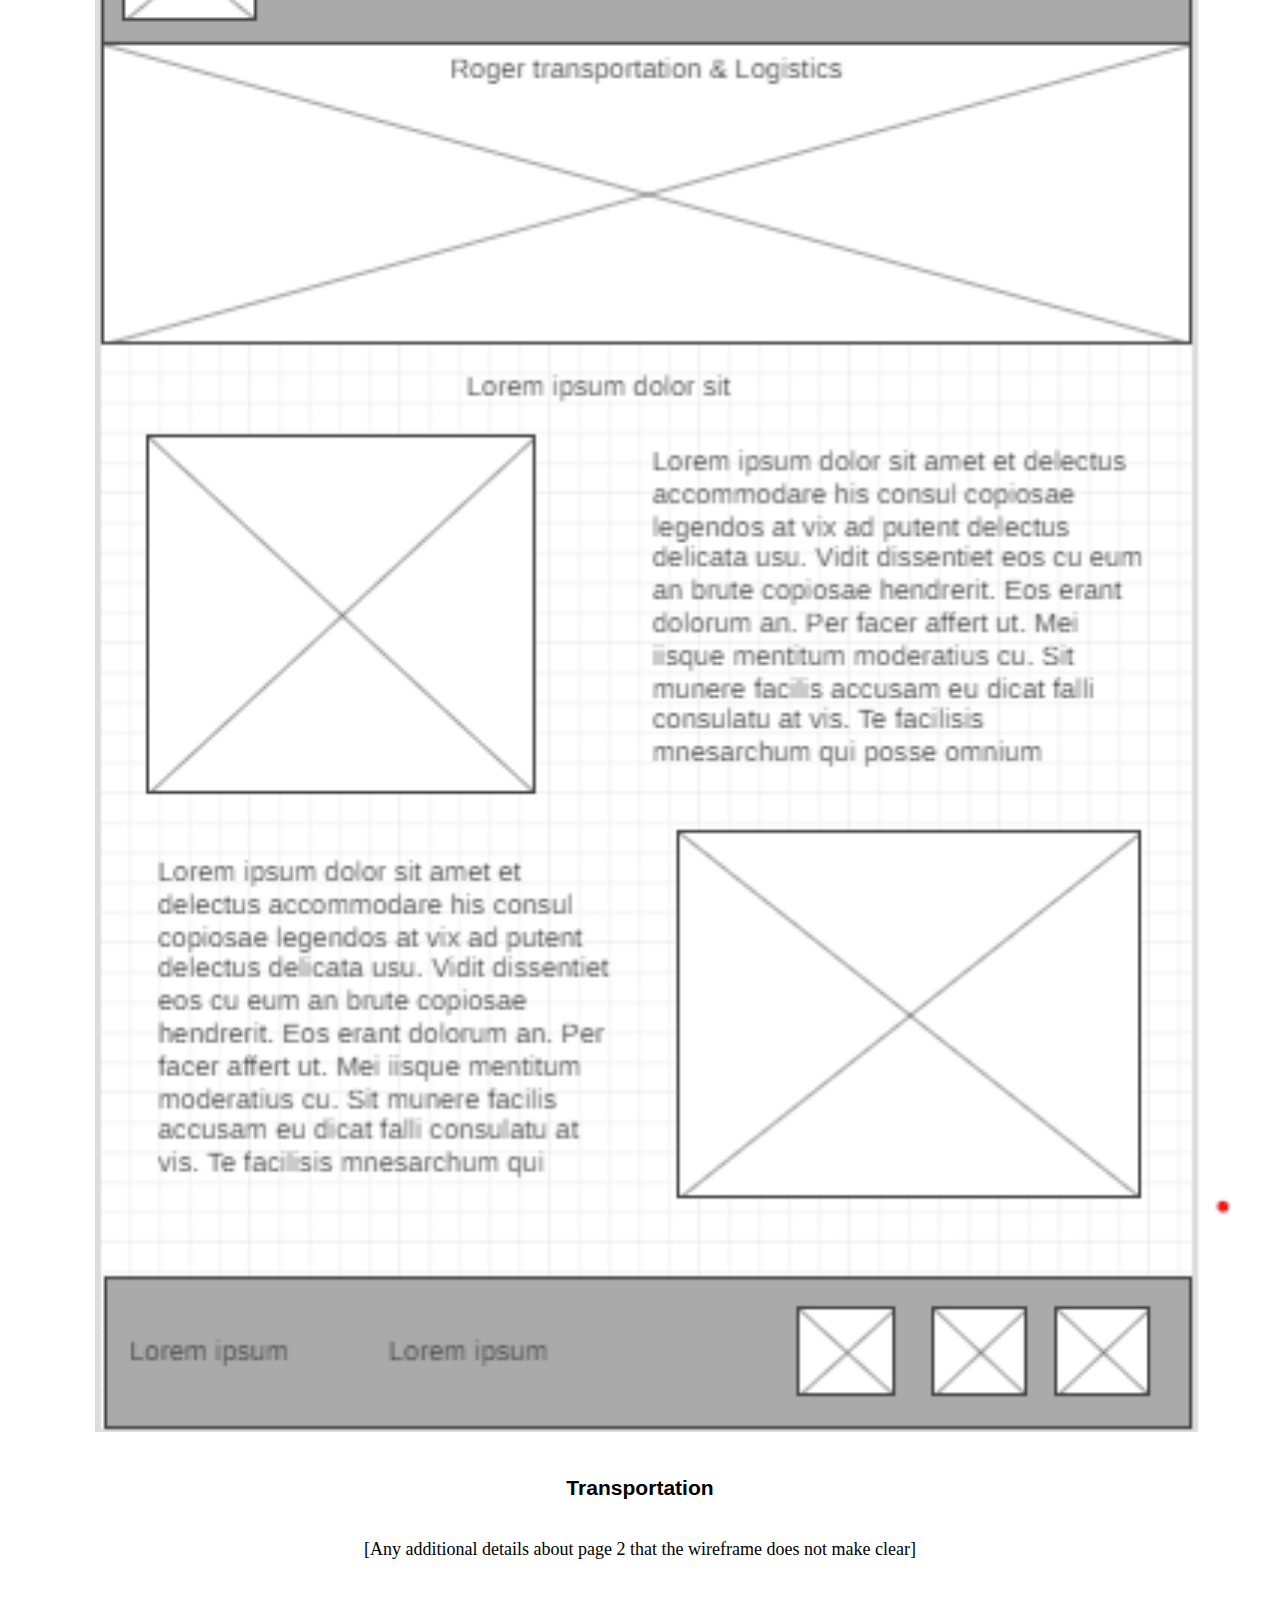
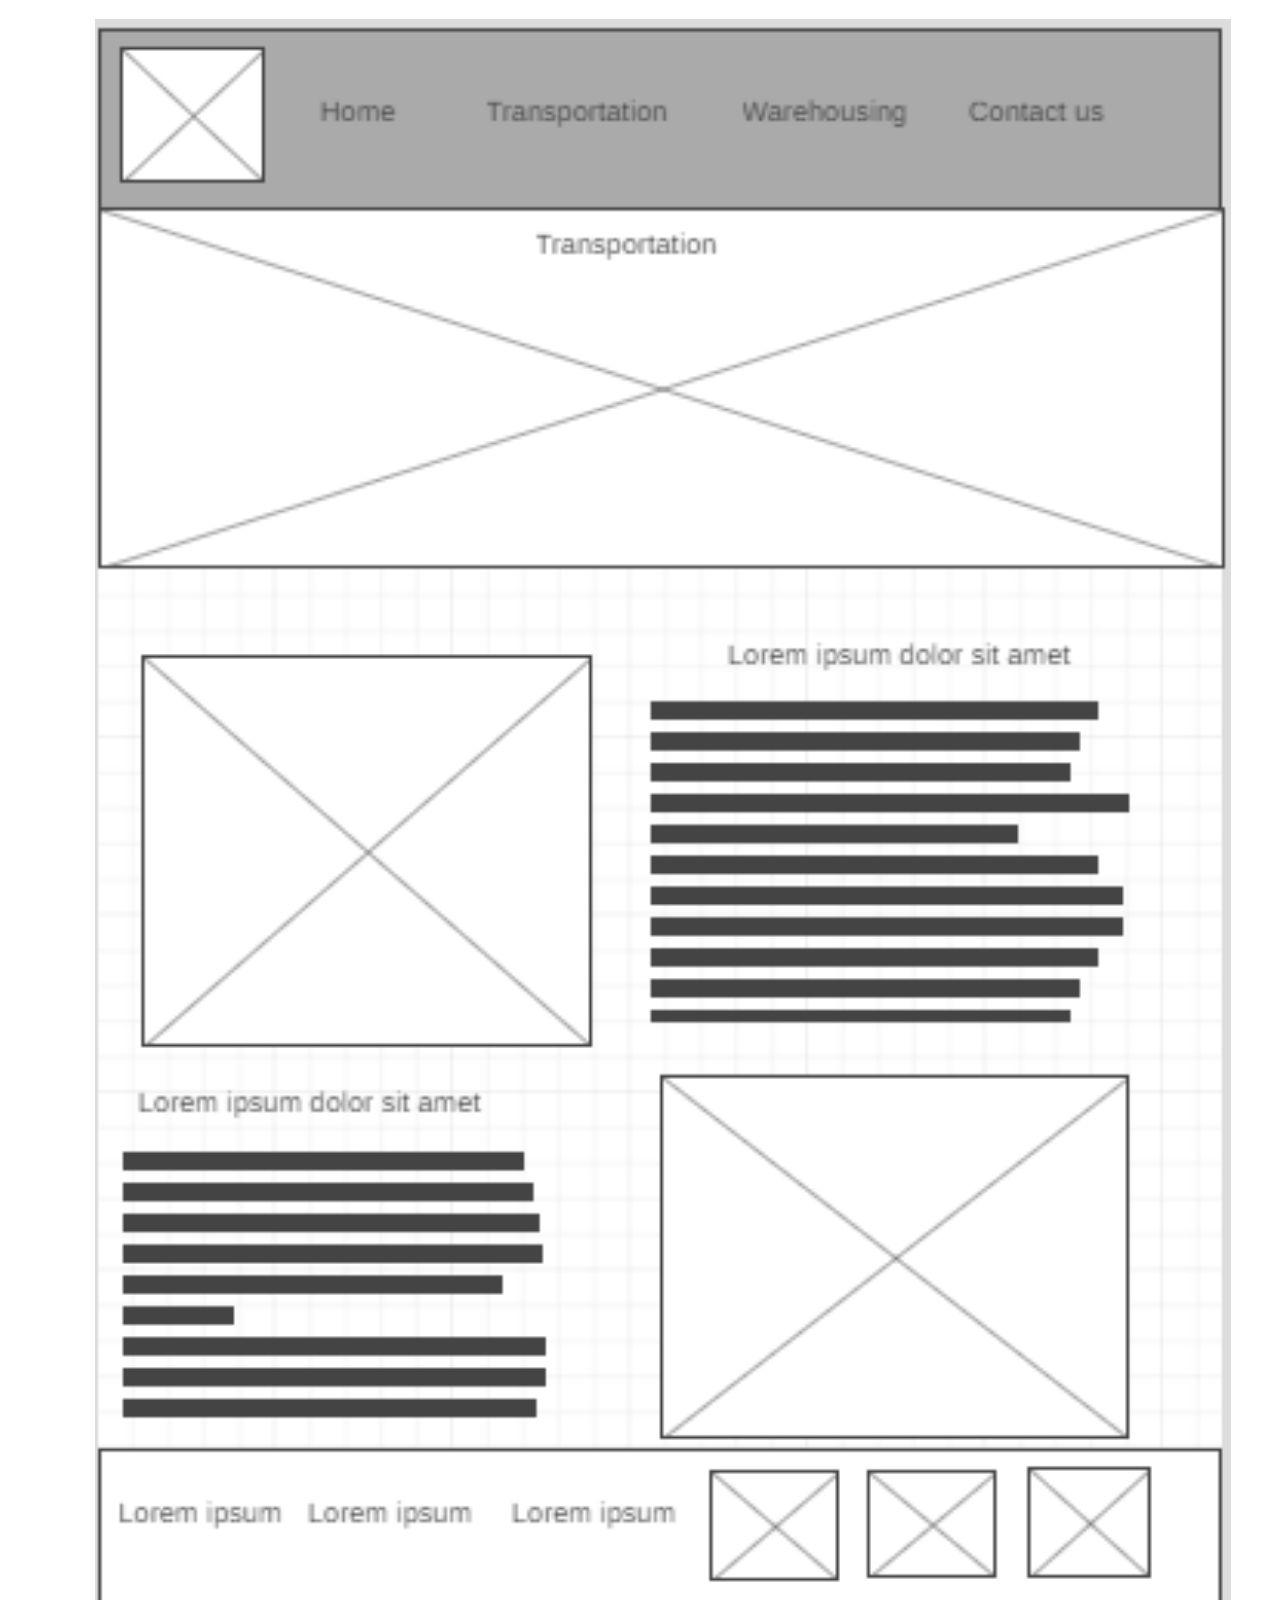
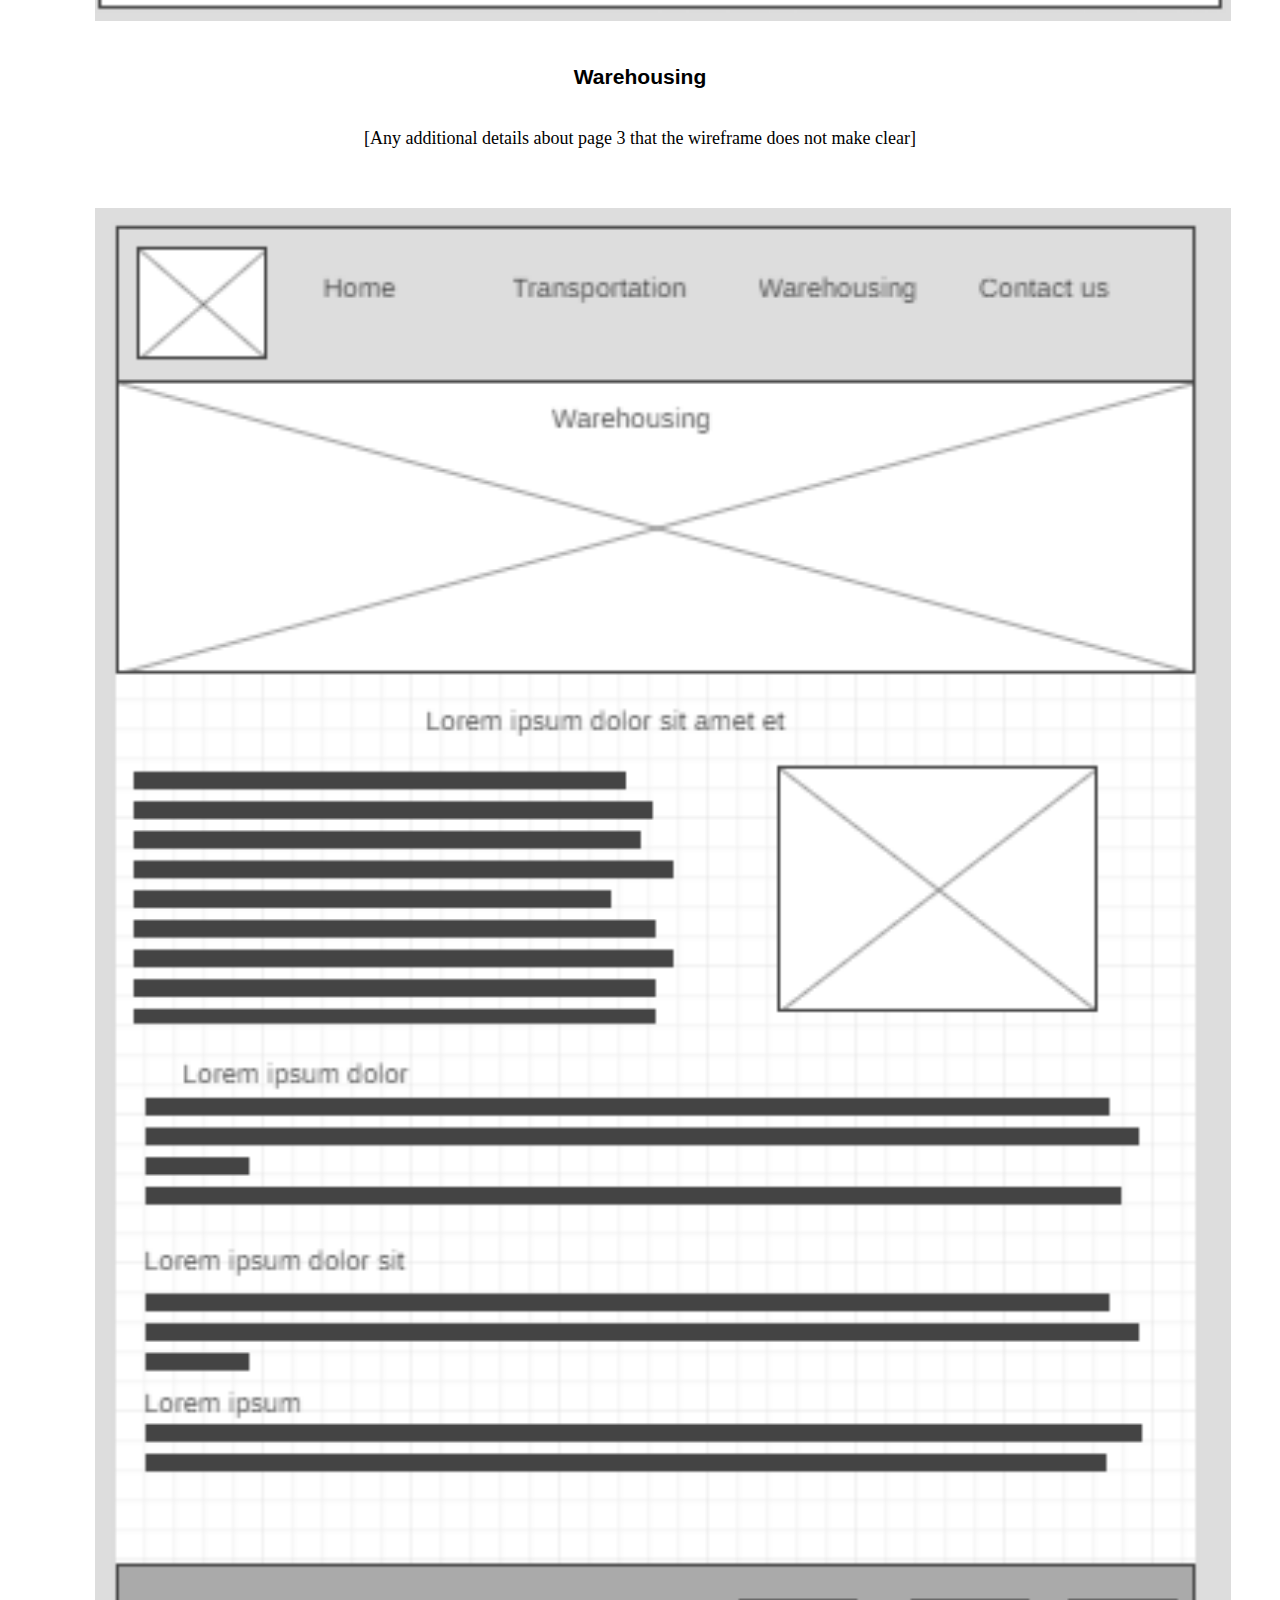
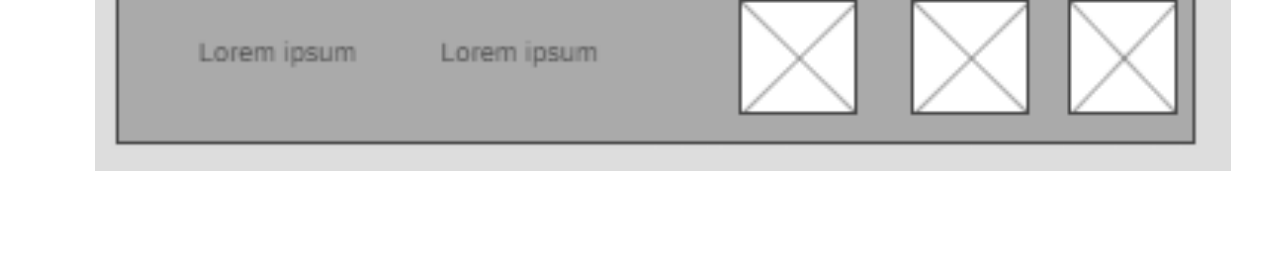
<file: logistics/site-plan.html>
<html lang="en-us">
    <head>
    <meta charset="utf-8">
    <title>Site Plan</title>
    <link type="text/css" rel="stylesheet" href="styles/site-plan.css">
  </head>

  <body data-new-gr-c-s-check-loaded="14.1085.0" data-gr-ext-installed="">
    <header>
      <h1>Roger Transportation & Logistics</h1>
      <h2>Rogelio perea puello</h2>
      <h2>WDD 130-11</h2>
      <!-- In the header above, add the name or your site, your name and class number. For example if you are in section 3 you would put WDD 130.03 -->
    </header>
    <main>

      <!-- ------------------------Steps 2-3------------------------------ -->
      <hr>
      <h2>Overview</h2>
      <h3>Purpose</h3> <p>to provide effective service on logistics</p>  <!-- change this -->


      <h3>Audience</h3>
      <p>We are here to help you understand the importance of understanding how logistics work and the benefits for you and your company</p>  <!-- change this -->

      <hr>
      <h2>Branding</h2>
      <h3>Website Logo</h3>
      <!-- Replace this with some sort of logo for your site.  A logo can be as simple as the name of your site in a nice font :) -->
      <img src="images/roger logistics-logos_transparent.png" alt="Logo image">
      <hr>
      <h2>
        Style Guide
      </h2>

      <!-- ------------------------Steps 4-8------------------------------ -->

      <h3>
        Color Palette
      </h3>
      <!--  The colors you choose for a website are one of the most important decisions you will make. Follow the instructions on the activity in iLearn then return and replace the color codes below with the hex color codes (the 6 digit numbers that show at the bottom of each color) for the colors you have chosen below.  You should have at least 2 colors but do not have to fill in all 4 if you do not need them.  -->

      <!-- Copy and paste the URL to your finished palette below Make sure to paste it into both spots -->
      Palette URL: <a href="https://coolors.co/396e94-e7c24f-a43312-381d2a-aabd8c" target="_blank">https://coolors.co/396e94-e7c24f-a43312-381d2a-aabd8c</a>


      <table class="colors">
        <tbody><tr><th>Primary</th><th>Secondary</th><th>Accent 1</th><th>Accent 2</th></tr>
        <!-- Replace the numbers in the boxes below with your hex color codes. Then switch to the site-plan.css file and change your colors there as well. -->
        <tr><td class="primary">[#396E94]</td><td class="secondary">[#E7C24F]</td><td class="accent1">[#A43312]</td><td class="accent2"></td></tr>
      </tbody></table>

      <!-- ------------------------Step 9------------------------------ -->

      <h3>
        Typography
      </h3>
      <!-- Choose a font for your paragraphs (body copy) and headlines. What font(s) have you chosen? Why did you choose what you did?  Make sure to review the list of web safe fonts at W3Schools.org as a starting point.  Think also about which of your colors above you might use for background and font colors. -->

      <h4>
        Heading Font: Rock Salt <!-- change this -->
      </h4>
      <h4>
        Paragraph Font: PT sans Caption  <!-- change this -->
      </h4>
      <h3>
        Normal paragraph example
      </h3>
      <p>
        Lorem ipsum dolor sit amet, consectetur adipiscing elit, sed do eiusmod tempor incididunt ut labore et dolore magna aliqua. Ut enim ad minim veniam, quis nostrud exercitation ullamco laboris nisi ut aliquip ex ea commodo consequat. Duis aute irure dolor in reprehenderit in voluptate velit esse cillum dolore eu fugiat nulla pariatur. Excepteur sint occaecat cupidatat non proident, sunt in culpa qui officia deserunt mollit anim id est laborum.
      </p>
      <h3>
        Colored paragraph example
      </h3>
      <p class="colored">
        Lorem ipsum dolor sit amet, consectetur adipiscing elit, sed do eiusmod tempor incididunt ut labore et dolore magna aliqua. Ut enim ad minim veniam, quis nostrud exercitation ullamco laboris nisi ut aliquip ex ea commodo consequat. 
      </p>

      <!-- ------------------------Step 10------------------------------ -->

      <h3>
        Navigation
      </h3>
      <!-- Think about how you want your navigation bar to look. In the site-plan.css file change the colors to your colors to get the look you desire. --> 
      <nav>
        <a href="#">Home</a>
        <a href="#">Transportation</a>
        <a href="#">Warehousing</a>
      </nav>
      <hr>
      <h2>
        Site Map
      </h2>
      <div class="sitemap">
        <div class="sm-home">
          Home
        </div>
        <div class="sm-page2">
          Transportation <!-- change this -->
        </div>
        <div class="sm-page3">
          Warehousing  <!-- change this -->
        </div>

        <div class="top">
          &nbsp;
        </div>
        <div class="left">
          &nbsp;
        </div>
        <div class="right">
          &nbsp;
        </div>

      </div>

      <!-- --------Content Section -------------- -->
      <hr>
      <h2>
        Content
      </h2>
      <h3>Home page</h3>
      <p>
        Why are logistics services so important for your company?<br>
        Logistics services are services that help in the movement of goods
        such as transportation of materials to companies, warehousing,and delivery to
        customers and they are a very important part of the supply chain, and play
        a crucial role when storing goods and information, effective planning, picking, 
        packaging, controlling in all the logistics process. Usually these are third party
        companies that provides their experience, best practices and knowledge that can solve
        complex challenges in logistics management and make it an easier function.
        having roger logistics as your third party logistics parter can bring many benefits to
        your company like: save driving costs, effective logistics management due expertise and experience, improve customer satisfaction
        saving time, and enabling market expansion and business growth. 
      </p>
      <p>Images for the Home page</p>
        <img src="images/transportation.webp" alt="image for homepage">
        <img src="images/drayge.jpg" alt="image for homepage">

      
      <h3>Transportation</h3>
      <p>
        Transportation is the process of physically delivering products
        from the manufacturer to the distributor or dealer, as well as from the dealer to the ultimate consumer.
        Generally, businesses are engaged just until the distributor or dealer receives the product. Following that, the distributor is responsible for delivery to the final consumer
        However, transportation is a cost to the dealer as well, reducing his profit – forcing the business to increase the dealer’s profit to offset his expenses.

      </p>
      <p>Images for the Page 2</p>
        <img class="transportation" src="images/industrial.webp" alt="image for page">
        <img src="images/trucks-parked-lined-up_36860-705.webp" alt="image for page">

      
      <h3>Warehousing</h3>
      <p>
        Warehousing is the process of keeping completed products until they are sold. It is critical to a business’s logistical operations. The success of an organization’s marketing is contingent upon making the right warehousing choice. 
        Today, warehousing is seen as a switching facility rather than as a repository for poor warehouse management. Warehousing is a critical area of decision-making in logistics.</br>
        <p>Types of Warehouses:</p>

        COLD STORAGE WAREHOUSE </br>
        Cold storage does exactly what its name implies: it stores temperature sensitive items at low temperatures. Cold storage warehouses allow medicine, perishable foods, plants, cosmetics, artwork, and candles to have longer lives. 
        Cold storage warehouses also use refrigerated shipping for inbound and outbound shipping.</br>

      <p>BONDED WAREHOUSE</p>
      “customs” warehouses, a bonded warehouse is a building in which
      imported goods may be stored, manipulated, or undergo manufacturing operations
      without payment of duty for five years from date of acceptance. The duty on imported
      goods can be very high so the bonded warehouse allows the products to be sold first,
      and then duty is paid from the proceeds of the sale.

      <p>PICK,PACK, & SHIP WAREHOUSE</p> 
      In a warehouse, pick, pack, and ship is the process that happens after an order is received, either from an online store or a brick and mortar store. 
      The warehouse receives a pick list of products, and people or automated systems find the products within the warehouse.
      Then, they are packed for shipping, labeled, and shipped to the customer

      <P>FOOD GRADE WAREHOUSE</P>
      A food-grade warehouse is a specialized facility that provides different types of storage for food products, including ambient, refrigerated, and frozen space.
      All food grade facilities must register with the Food and Drug Administration (FDA) and undergo annual inspections. 

      </p>
      <p>Images for the Page 3</p>
        <img src="images/warehouse_Pic.webp" alt="image for page3">
        <img src="images/warehouse_2.jpg" alt="image for page3">

      
      <hr>
      <h2>
        Wireframes
      </h2>
      <p>
        Create three wireframes for your site. One for each page and list them here</p>

      <h3>Home</h3>
      <p>         
        Footer will have my name, social media query and "contact us" at the bottom for all pages
      </p>
      <img src="https://roger-24.github.io/WDD130/logistics/images/home_roger_transportation.png" alt="home page wireframe">

      <h3>Transportation</h3>
      <p>         
        [Any additional details about page 2 that the wireframe does not make clear]
      </p>
      <img src="https://roger-24.github.io/WDD130/logistics/images/transportation_page_2.png" alt="page 2 wireframe">

      <h3>Warehousing</h3>
      <p>         
        [Any additional details about page 3 that the wireframe does not make clear]
      </p>
      <img src="https://roger-24.github.io/WDD130/logistics/images/roger_warehousing.png" alt="page 3 wireframe">
    </main>
  

</body><grammarly-desktop-integration data-grammarly-shadow-root="true"></grammarly-desktop-integration></html>
</file>
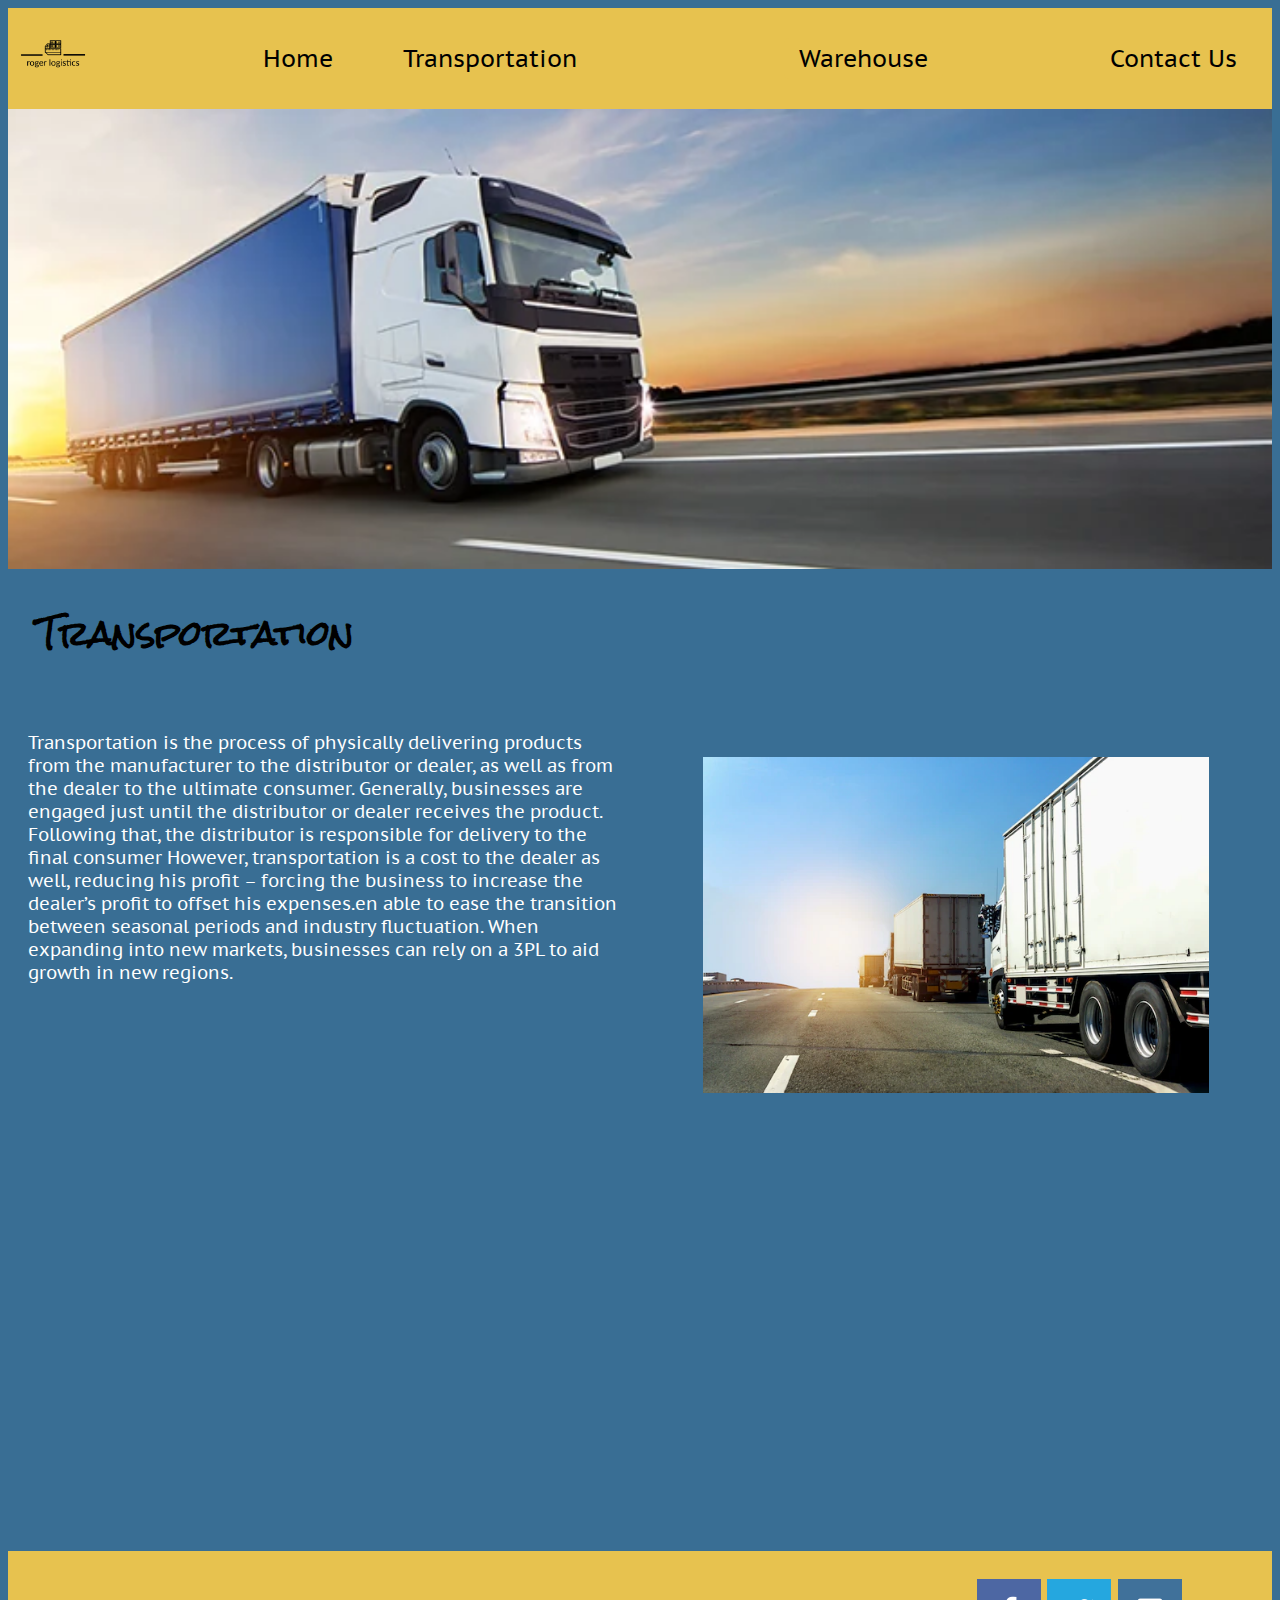
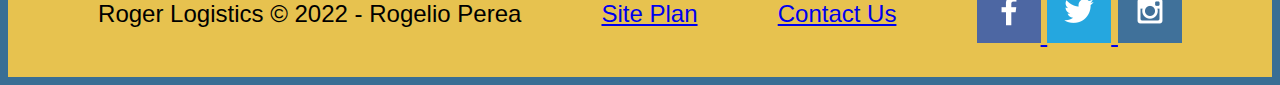
<file: logistics/transportation.html>
<!DOCTYPE html>
<html lang="en">
<head>
    <meta charset="UTF-8">
    <meta http-equiv="X-UA-Compatible" content="IE=edge">
    <meta name="viewport" content="width=device-width, initial-scale=1.0">
    <title>Roger logistics</title>
    <link type="text/css" rel="stylesheet" href="styles/styles.css"/>
</head>
<body>
    
    <header>
        
    <a id ="logo_logistics"  href="index.html" ><img class="roger" src= "images/roger-logistics-logos_black.png" alt= "Roger logistics" width="60%">
        
    <nav>
        <a href="https://roger-24.github.io/WDD130/logistics/index.html">Home</a>
        <a href="https://roger-24.github.io/WDD130/logistics/transportation.html">Transportation</a>
        <ul class="dropdown"> 
            <li><a href="https://roger-24.github.io/WDD130/logistics/warehousing.html">Warehouse</a>
             <ul class="dropdown-content">
                <li><a href="https://roger-24.github.io/WDD130/logistics/warehousing.html">Bonded Warehouse</a></li>
                <li><a href="https://roger-24.github.io/WDD130/logistics/warehousing.html">Cold storage</a></li>
                 <li><a href="https://roger-24.github.io/WDD130/logistics/warehousing.html">Food Grade Warehouse</a></li>
              </ul>
            </li>
        </ul>
        <a href="https://roger-24.github.io/WDD130/wwr/contactus.html">Contact Us</a>
    </nav>
    </header>
    <div id="heroes">
        <div id="heroe-box">
        <img id="imagen-titulo" src="images/hero-volvp.jpg" alt="drayage port" width="100%">
        </div>
    </div>
    <section id="">
        <h1 class ="titulo">Transportation</h1>
    </section>
    <main class="transportation">
        
        <section class="block1">
        <p>
        Transportation is the process of physically delivering products
        from the manufacturer to the distributor or dealer, as well as from the dealer to the ultimate consumer.
        Generally, businesses are engaged just until the distributor or dealer receives the product. Following that, the distributor is responsible for delivery to the final consumer
        However, transportation is a cost to the dealer as well, reducing his profit – forcing the business to increase the dealer’s profit to offset his expenses.en able to ease the transition between seasonal periods and industry fluctuation. When expanding into new markets, businesses can rely on a 3PL to aid growth in new regions.
        </section>

        </p>
        <img class="transportation-img" src="images/industrial.webp" alt="trucks" width="80%">

    </main>
    <footer>
            <p>Roger Logistics &copy; 2022 - Rogelio Perea</p>
            <p><a href="https://roger-24.github.io/WDD130/logistics/site-plan.html">Site Plan</a></p>
            <p><a href="https://roger-24.github.io/WDD130/wwr/contactus.html">Contact Us</a></p>
            <div class="social_media">
                <a href="https://facebook.com" target="blank">
                    <img src="images/facebook.png" alt="fb icon">
                </a>
                <a href="https://twitter.com" alt="blank">
                    <img src="images/twitter.png" alt="twitter icon">
                </a>
                <a href="https://instagram.com" alt="blank">
                    <img src="images/instagram.png" alt="instagram icon">
                </a>
            </div>
    </footer>
</body>
</html>
</file>
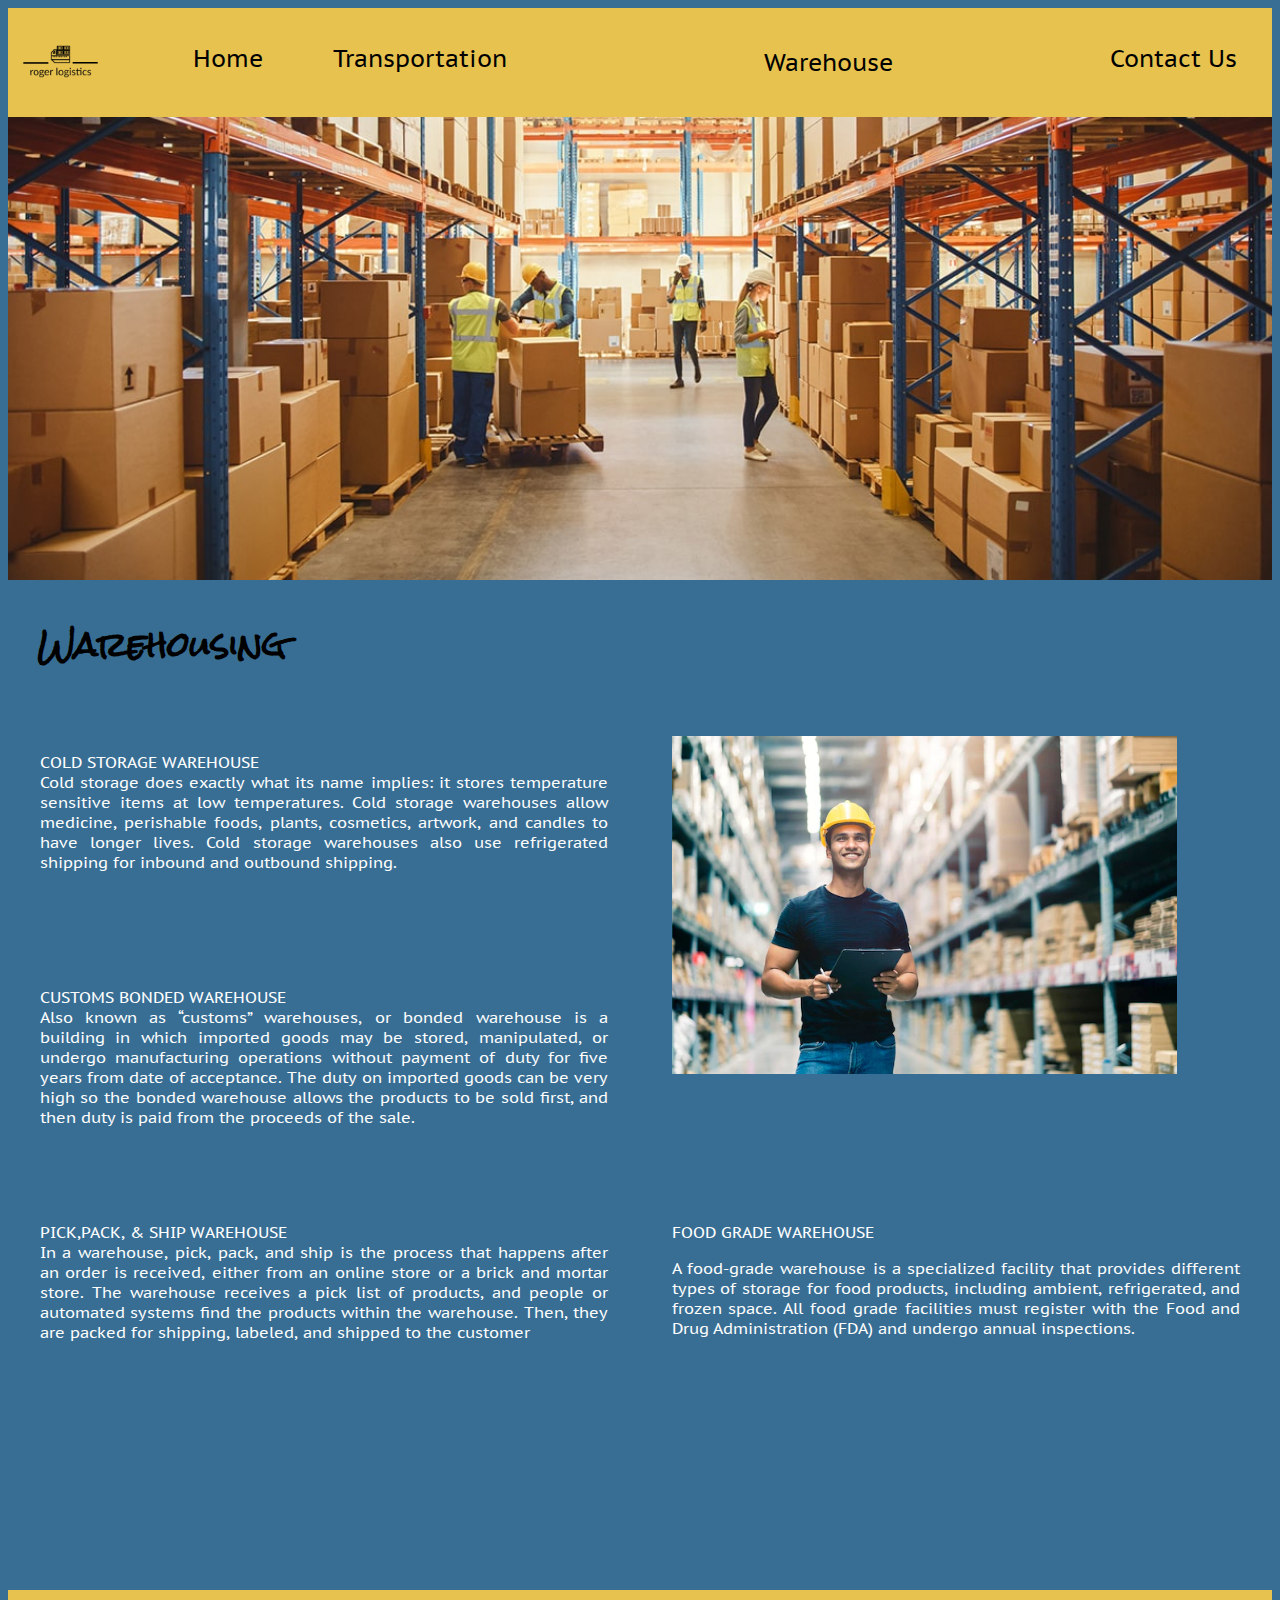
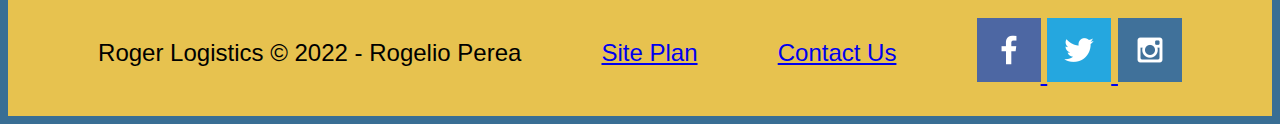
<file: logistics/warehousing.html>
<!DOCTYPE html>
<html lang="en">
<head>
    <meta charset="UTF-8">
    <meta http-equiv="X-UA-Compatible" content="IE=edge">
    <meta name="viewport" content="width=device-width, initial-scale=1.0">
    <title>Roger logistics</title>
    <link type="text/css" rel="stylesheet" href="styles/styles.css"/>
</head>
<body>
    <header>
        
    <a id ="logo"  href="index.html" ><img class="roger" src ="images/roger-logistics-logos_black.png" alt= "Roger logistics" width="70%"></a>
        
    <nav>
        <a href="https://roger-24.github.io/WDD130/logistics/index.html">Home</a>
        <a href="https://roger-24.github.io/WDD130/logistics/transportation.html">Transportation</a>
        <ul class="dropdown"> 
            <li><a href="https://roger-24.github.io/WDD130/logistics/warehousing.html">Warehouse</a>
             <ul class="dropdown-content">
                <li><a href="https://roger-24.github.io/WDD130/logistics/warehousing.html">Bonded Warehouse</a></li>
                <li><a href="https://roger-24.github.io/WDD130/logistics/warehousing.html">Cold storage</a></li>
                 <li><a href="https://roger-24.github.io/WDD130/logistics/warehousing.html">Food Grade Warehouse</a></li>
              </ul>
            </li>
        </ul>
        <a href="https://roger-24.github.io/WDD130/wwr/contactus.html">Contact Us</a>
    </nav>
    </header>
    <div id="">
        <div id="">
        <img id="imagen-titulo" src="images/main_rtk_warehousing_hero_1200x440-min.jpg" alt="warehouse" width="100%">
        </div>
    </div>
    <section id="">
        <h1 class ="titulo">Warehousing</h1>
    </section>
    <main class="warehousing">
        
        <section class="bloque1">
        <p>COLD STORAGE WAREHOUSE</br>
        Cold storage does exactly what its name implies: it stores temperature sensitive items at low temperatures. Cold storage warehouses allow medicine, perishable foods, plants, cosmetics, artwork, and candles to have longer lives. 
        Cold storage warehouses also use refrigerated shipping for inbound and outbound shipping.</p></section>
        <section class="bloque2">
            <p>CUSTOMS BONDED WAREHOUSE</br>
        Also known as “customs” warehouses, or bonded warehouse is a building in which
      imported goods may be stored, manipulated, or undergo manufacturing operations
      without payment of duty for five years from date of acceptance. The duty on imported
      goods can be very high so the bonded warehouse allows the products to be sold first,
      and then duty is paid from the proceeds of the sale.</p></section>

      <section class="bloque3">
      <p>PICK,PACK, & SHIP WAREHOUSE</br>
      In a warehouse, pick, pack, and ship is the process that happens after an order is received, either from an online store or a brick and mortar store. 
      The warehouse receives a pick list of products, and people or automated systems find the products within the warehouse.
      Then, they are packed for shipping, labeled, and shipped to the customer</p></section>

      <section class="bloque4">
      <P>FOOD GRADE WAREHOUSE</br>
      <p>A food-grade warehouse is a specialized facility that provides different types of storage for food products, including ambient, refrigerated, and frozen space.
      All food grade facilities must register with the Food and Drug Administration (FDA) and undergo annual inspections. </p>
      </section>

        <img class="warehousing_img" src="images/warehouse_Pic.webp" alt="trucks" width="80%">

    </main>
    <footer>
            <p>Roger Logistics &copy; 2022 - Rogelio Perea</p>
            <p><a href="https://roger-24.github.io/WDD130/logistics/site-plan.html">Site Plan</a></p>
            <p><a href="https://roger-24.github.io/WDD130/wwr/contactus.html">Contact Us</a></p>
            <div class="social_media">
                <a href="https://facebook.com" target="_blank">
                    <img src="images/facebook.png" alt="fb icon">
                </a>
                <a href="https://twitter.com" alt="_blank">
                    <img src="images/twitter.png" alt="twitter icon">
                </a>
                <a href="https://instagram.com" alt="_blank">
                    <img src="images/instagram.png" alt="instagram icon">
                </a>
            </div>
    </footer>
</body>
</html>
</file>
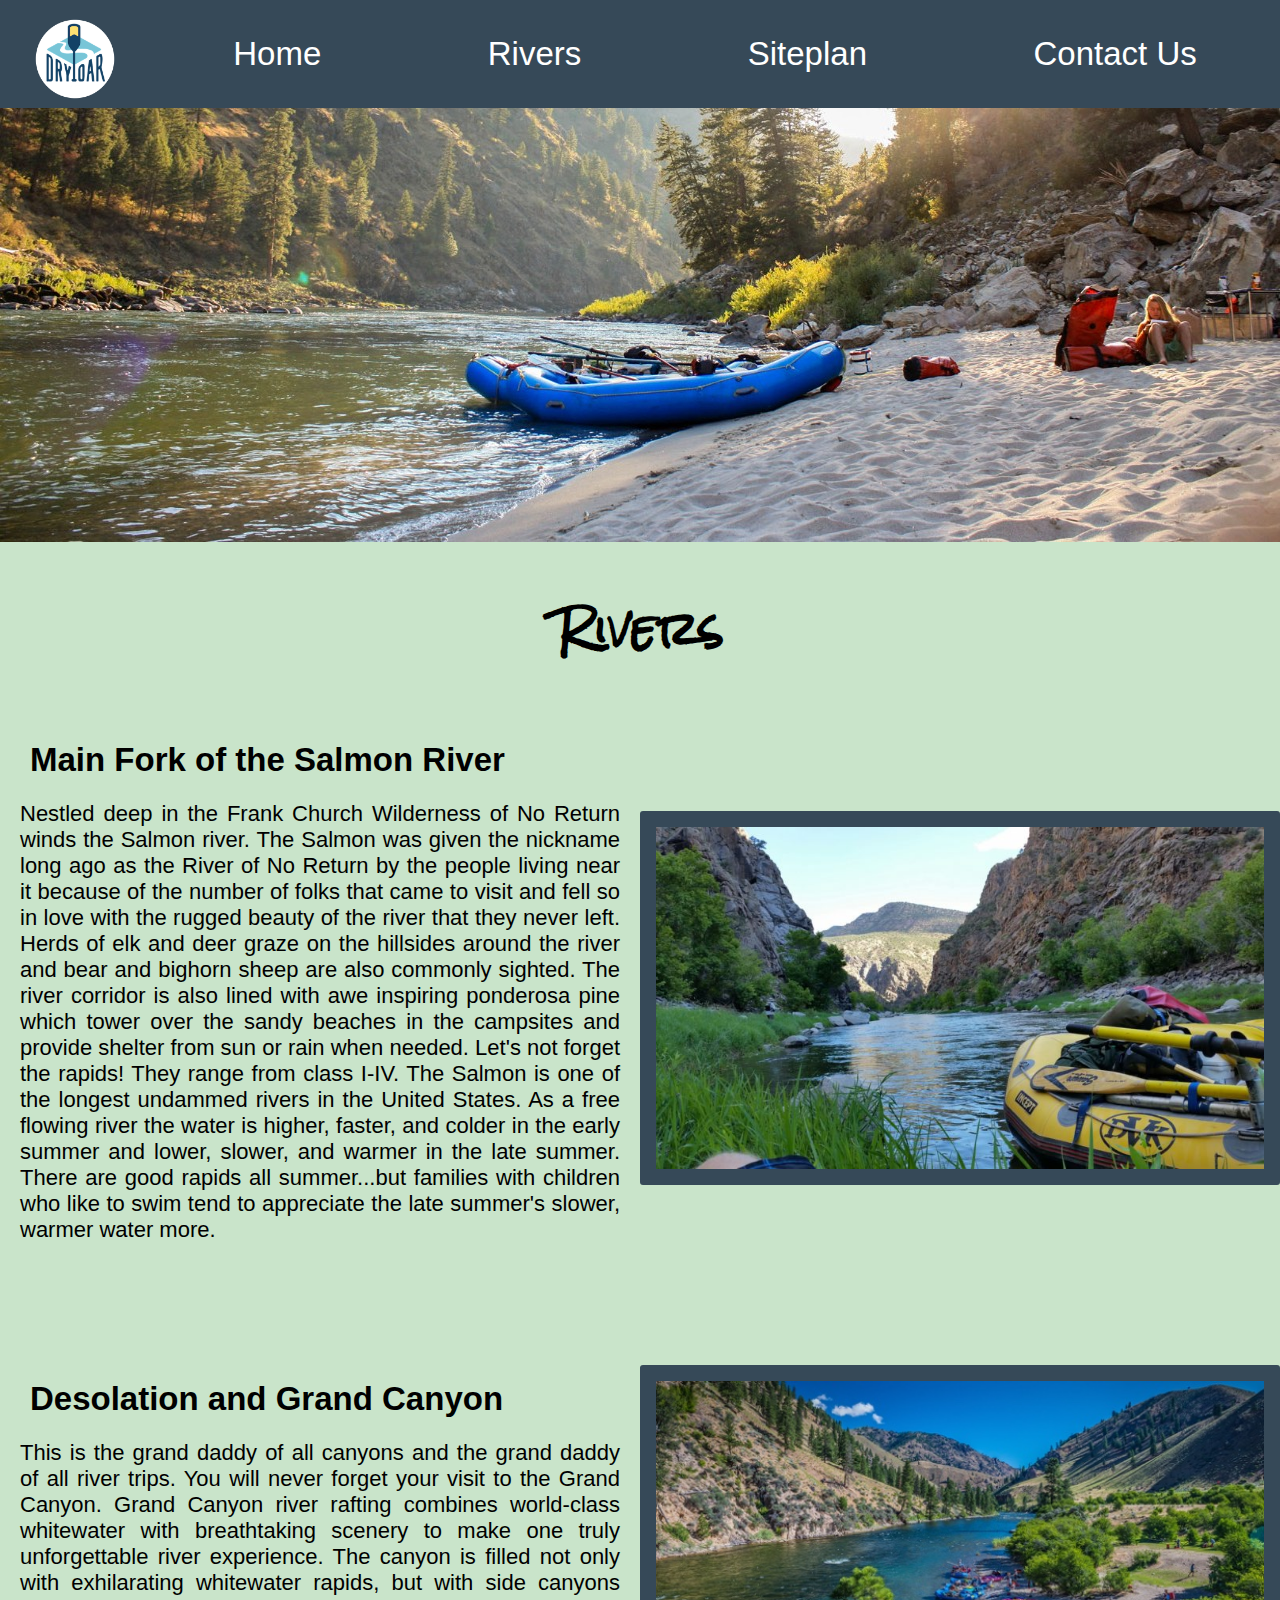
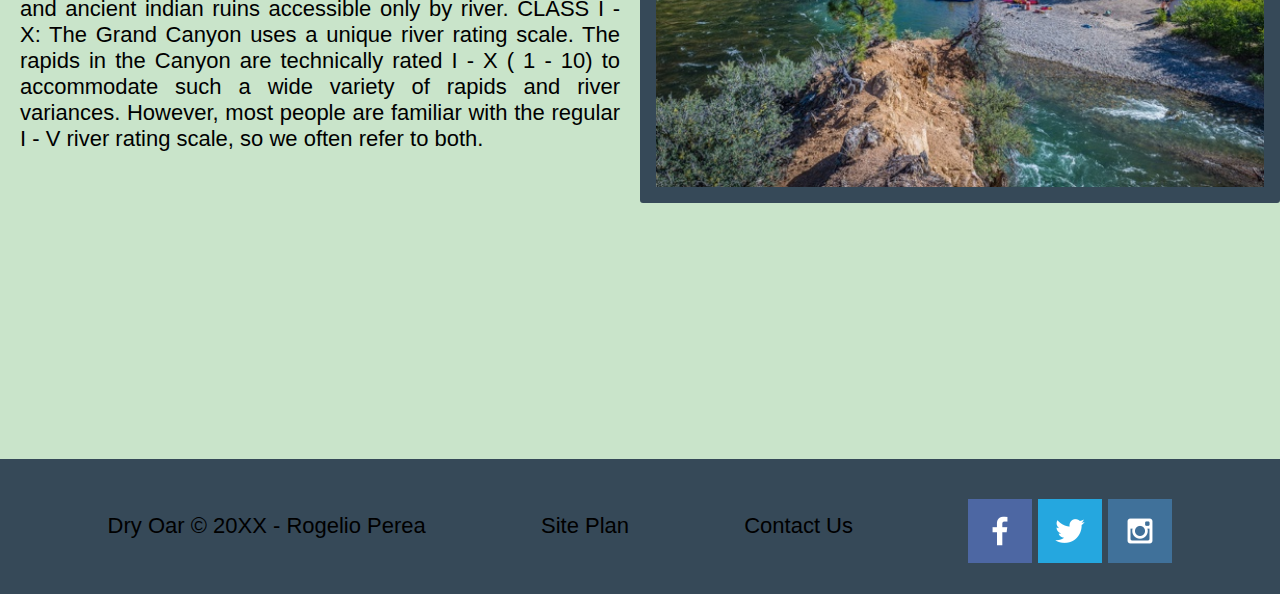
<file: wwr/rivers.html>
<!DOCTYPE html>
<html lang="en">
<head>
    <meta charset="UTF-8">
    <meta http-equiv="X-UA-Compatible" content="IE=edge">
    <meta name="viewport" content="width=device-width, initial-scale=1.0">
    <title>Rivers</title>
    <link type="text/css" rel="stylesheet" href="styles/style.css"/>
</head>    
<body> 

    <div id="content">
    <header>
        <a id ="logo_link"  href="index.html" ><img class="logo" src = "images/logo.png" alt= "Dry Oar Logo"></a>
        <nav>
    <a href="index.html">Home</a>
    <a href="https://roger-24.github.io/WDD130/wwr/rivers.html">Rivers</a>
    <a href="https://roger-24.github.io/WDD130/logistics/site-plan.html">Siteplan</a>
    <a href="contactus.html">Contact Us</a>
    </nav>
      
 </header>

    <div id="heroe">
    <div id="heroe-box">
    <img id="hero-img" src="images/salmon.jpeg" alt="People enjoying rafting" width="100%">
    </div>
    </div>
<section id="heroe-msg">
    <h1 class ="river-title">Rivers</h1>
</section>
          
        
        <!--if you want to center text of <a class = 'book'...> you have to use align-text: center, for the 
            div class so that the elements inside can also be centered -->
        
        
<main class="rivers-grid">
    <section class="mainfork-card">
        
        <img class="card-img" src="images/main_fork_of the salmon river.jpeg" alt="river in forest" width="">
    
        
    </section>
    <section class="desolation-card">
        
        <img class="card-img" src="images/desolation_and_grand_canyon.jpeg"  alt="tent in mountains" >
        
        
    </section>
    <section class="text1">
        <h2>Main Fork of the Salmon River</h2>
        <p>Nestled deep in the Frank Church Wilderness of No Return winds the Salmon river.
             The Salmon was given the nickname long ago as the River of No Return by the
              people living near it because of the number of folks that came to visit and 
              fell so in love with the rugged beauty of the river that they never left.
        Herds of elk and deer graze on the hillsides around the river and bear and bighorn
         sheep are also commonly sighted. The river corridor is also lined with awe inspiring
          ponderosa pine which tower over the sandy beaches in the campsites and 
          provide shelter from sun or rain when needed.
        Let's not forget the rapids! They range from class I-IV. The Salmon is one 
        of the longest undammed rivers in the United States. As a free flowing river 
        the water is higher, faster, and colder in the early summer and lower, slower,
         and warmer in the late summer. There are good rapids all summer...but families
          with children who like to swim tend to appreciate the late summer's slower, warmer water more. </p>
    </section>
    
    <section class="text3">
        <h2>Desolation and Grand Canyon</h2>
        <p>This is the grand daddy of all canyons and the grand daddy of all river trips.
             You will never forget your visit to the Grand Canyon.
        Grand Canyon river rafting combines world-class whitewater with breathtaking
         scenery to make one truly unforgettable river experience. The canyon is filled
          not only with exhilarating whitewater rapids, but with side canyons and ancient indian ruins accessible only by river.
        CLASS I - X: The Grand Canyon uses a unique river rating scale. The rapids in
         the Canyon are technically rated I - X ( 1 - 10) to accommodate such a wide
          variety of rapids and river variances. However, most people are familiar 
          with the regular I - V river rating scale, so we often refer to both. </p>
    </section>
    
   
</main>
<footer>
    <p>Dry Oar &copy; 20XX - Rogelio Perea</p>
    <p><a href="site-plan-rafting.html">Site Plan</a></p>
    <p><a href="contactus.html">Contact Us</a></p>
    <div class="social">
        <a href="https://facebook.com" target="_blank">
            <img src="images/facebook.png" alt="fb icon">
        </a>
        <a href="https://twitter.com" alt="_blank">
            <img src="images/twitter.png" alt="twitter icon">
        </a>
        <a href="https://instagram.com" alt="_blank">
            <img src="images/instagram.png" alt="instagram icon">
        </a>
</footer>
   </div> 
</body> 
</html>
</file>
<file: logistics/styles/styles.css>
@import url('https://fonts.googleapis.com/css2?family=PT+Sans+Caption:wght@400;700&family=Rock+Salt&display=swap');

.content {
    max-width: 1600px;
    margin: 0 auto;
    
    /*we gave it two values. 
    the first says to set the top and bottom margins to 0 and the second says
    to set the left and right margins to auto: meaning to split any margin available
    the left and right*/
}

body{
    background-color: #396E94;
}
.logistics{
    display: grid;
    grid-template-rows: repeat(2, 1fr);
    grid-template-columns: 1fr 1fr;
   
}
 
.titulo{
    font-family: 'Rock salt', Arial, Helvetica, sans-serif;
    text-align: auto;
    padding-left: 30px;
}
.block1{
    grid-column: 1/2;
    grid-row:1/2;
    padding:20px ;
    font-family: 'PT sans Caption', Impact, Haettenschweiler, 'Arial Narrow Bold', sans-serif;
    font-size: large;
    color: white;
}
.block2{
    grid-column:2/3 ;
    grid-row:2/3;
    padding:20px;
    font-family: 'PT sans Caption', Impact, Haettenschweiler, 'Arial Narrow Bold', sans-serif;
    font-size: large;
    color: white;
}

nav {
    display:flex;
    justify-content: space-around;
}

nav a {
    text-decoration: none;
    text-align: center;
    color: black;
    padding: 35px;
    font-size: 1.5em;
    border-radius: 5px;
    font-family: 'PT sans Caption', Impact, Haettenschweiler, 'Arial Narrow Bold', sans-serif;
}

header {
    background-color:#E7C24F;
    display: grid;
    grid-template-columns: 150px auto;
    text-align: left;

}
 
nav a:hover{
    background-color: whitesmoke;
    color: #000;
}

footer { 
    background-color: #E7C24F;
    display: flex;
    justify-content: space-around;
    align-items: center;
    padding: 25px 50px;
    margin-top: 200px;
    font-size:x-large;
    font-family:'Lucida Sans', 'Lucida Sans Regular', 'Lucida Grande', 'Lucida Sans Unicode', Geneva, Verdana, sans-serif;
 }  

 .industrial, .truck{
    border: solid black;
 }

 .transportation{
    display: grid;
    grid-template-rows: repeat(2, 1fr);
    grid-template-columns: 1fr 1fr;

 }

 .transportation-img{
    grid-column: 2/3;
    grid-row:1/3;
    padding: 10%;
 }

 .warehousing{
    display: grid;
    grid-template-rows: repeat(2, 1fr);
    grid-template-columns: 1fr 1fr;
 }

 .warehousing_img{
    grid-column: 2/3;
    grid-row:1/3;
    padding-top: 10%;
    padding: 5%;

 }

 .bloque1, .bloque2, .bloque3, .bloque4{
    text-align: justify;
    color: white;
    font-family: 'PT sans Caption', Impact, Haettenschweiler, 'Arial Narrow Bold', sans-serif;
    padding: 5%;
 }

 
 /*.dropdown:hover, .dropdown-content {
    display: block;
 }

 .dropdown:hover {
    background-color: white;
 }

 .dropdown-content{
    display: none;
    position: absolute;
    background-color: #f9f9f9;
    min-width: 160px;
    box-shadow: 0px 8px 16px 0px rgba(0,0,0,0.2);
    z-index: 1;
 }

 .dropdown-content a {
    float: none;
    color: black;
    padding: 12px 16px;
    text-decoration: none;
    display: block;
    text-align: left;
  }
  .dropdown-content a:hover {
    background-color: #ddd;
  }
  .dropdown,.dropbtn {
    float: left;
    overflow: hidden;
    font-size: 16px;  
     border: none;
    outline: none;
    color: ;
    padding: 14px 16px;
    background-color: inherit;
    font-family: inherit;
    margin: 0;
  }*/
  /*href="https://roger-24.github.io/WDD130/logistics/transportation.html"*/

  .dropdown{
        margin: auto;
        width: auto;
        font-family: Arial, Helvetica, sans-serif;
    
  }
  
  li{
    list-style: none;

}
.dropdown li a{
    background-color: #E7C24F;
    color: #000;
    text-decoration: none;
    padding: 5px 15px;
    display: block;
}

.dropdown li a:hover {
    background-color:white;
    color: black;
    
}

.dropdown > li
{
    float:left;
    
}
.dropdown li ul{
    display: none;
    position: absolute;
    min-width: 100px;
    
}
.dropdown li:hover > ul {
    display: block;
}
</file>
<file: wwr/styles/style.css>
@import url('https://fonts.googleapis.com/css2?family=Rock+Salt&display=swap');



#content {
    max-width: 1600px;
    margin: 0 auto;
    text-align: center;
    /*we gave it two values. 
    the first says to set the top and bottom margins to 0 and the second says
    to set the left and right margins to auto: meaning to split any margin available
    the left and right*/
}



header {
    background-color:#364958;
    display: grid;
    grid-template-columns: 150px auto;
    text-align: left;


}
header img {
    
    margin-left: 1 rem;
    width: 100%;
} 

nav {
    display: flex;
    justify-content: space-around;
}
   
nav a {
    text-decoration: none;
    text-align: center;
    text-decoration: none;
    color: white;
    padding: 35px;
    font-size: 1.5em;
    border-radius: 5px;
}
nav a:hover{
    background-color: whitesmoke;
    color: #000;
}
#hero {
    display: grid;
    grid-template-columns: 1fr 3fr 1fr;
    margin-top: -100px; 

   
}

#hero-box {
    grid-column: 1/4;
    grid-row: 1/3;
    z-index: -1;
    
}
   

#logo_link 
{
    padding-top: 5px;
    justify-self: center;
    align-self: center;
}


#background{
    height: 725px;
}



body {
    background-color: #C9E4CA;
    font-family: Raleway, Arial, sans-serif;
    font-size: 22px;
    margin:0 ;
    padding: 0;
}

.home-title {
    font-family: 'Rock Salt', 'Bradley Hand', sans-serif;
    font-size: 1.5rem;
    margin-top: 10px;
    color:white ;}

      
h2 {
    margin: 10px;
}




  #hero-msg h4, main section{
    text-align: center;
    font-family: 'Trebuchet MS', 'Lucida Sans Unicode', 'Lucida Grande', 'Lucida Sans', Arial, sans-serif;
    
}
.home-grid{
    display: grid;
    grid-template-columns: repeat(10, 1fr);
    grid-template-rows: 100px 300px 100px 100px 50px 275px 50px 50px 100px;
    color: #000;
}
.card-img:hover {
    opacity: .6;
    transform: scale(1.1);}

.card-img {
    border: 1rem solid #364958;
    border-radius: 3px;
    width: 100%;

}

 .mountains {
    width: 100%;
    grid-column: 2/7;
    grid-row: 5/8;
    border-radius: 5px;
    border: solid #1e204f;
}
#background
{
    grid-column: 1/11;
    grid-row: 4/9;
}
main section img {
    box-sizing: border-box;
}

#hero-msg h1{
    text-align: center;
    font-family:'Rock Salt', cursive, Arial, sans-serif}
    /*please make sure you are attentive to all the id and classes before you change the font family and colors*/

/**/
  h3{
    padding: 1rem;
}


h4{
    
    color:white;
    font-size: 1.5rem;
}
   
   
   #hero-box {
    background-color:#C9E4CA;
    color: black;
    text-align: center;} 


.rivers-card{
    grid-column: 2/4;
    grid-row: 2/3;
    grid-row-start: 200px; 
    grid-row-end: 400px;
}

 .rapids-card {
    margin: 100px 0;
    grid-row: 1.5/2;
    grid-column: 8/10;
   
}

.camping-card{
    grid-column: 5/7;
    grid-row: 2/3;
}

.book {
    background-color: #364958;
    color: white;
    text-decoration: none;
    font-size: 18px;
    padding: 15px 30px;
    margin-top: 50px;
    border-radius: 5px;;
}
.book:hover, .join:hover{
    background-color:#d9c2a3;
    color: black;
    text-decoration: none; 
}


/* step 13 foreground colors
note: please make sure css is properly linked to index.html*/

.msg   {
    background-color: #364958;
    line-height: 1.5em;
    padding: 35px;
    grid-column: 6/10;
    grid-row: 6/7;
    box-shadow: 5px 5px 10px #6f7364;
    border: solid #1e204f;
}



.join {
    background-color: #364958;
    color: white;
    text-decoration: none;
    padding: 15px 30px;
    margin-top: 50px;
    border-radius: 5px;
    border: solid #1e204f;
}

 footer a {
    background-color:#364958;
    color: #000;
    text-decoration: none;
    
 }

 footer { 
    background-color: #364958;
    display: flex;
    justify-content: space-around;
    align-items: center;
    padding: 25px 50px;
    margin-top: 200px;
 }  
 footer .social img {padding-top: 15px;
    }

 /*.msg p {
    padding-bottom: 15px;
 }*/
 /*.msg {
    padding: 35px;
      grid-column: 6/10;
      grid-row: 6/7;  
 }*/

/* {
    font-family: Tahoma, Geneva, Verdana, sans-serif;
}*/


.logo, .icon {
    width: 80px;
    padding-top: 10px;
}

a:hover footer p {
    text-decoration: underline;
    font-size: 1.2em;
}

#hero-msg {
    grid-column: 2/3;
    grid-row: 1/2;
    margin-top: 100px;
}


.rivers-grid{
    display: grid;
    grid-template-rows: 1fr 1fr;
    grid-template-columns:1fr 1fr;

}

.mainfork-card {
    
    grid-row: 1/2;
    grid-column: 2/3;
    padding-top: 100px;
}

.desolation-card{
    grid-row: 2/3;
    grid-column: 2/3;
    padding-top: 80px;
    
    }

.river-title{
    font-family:'Rock Salt', cursive, Arial, sans-serif;
    font-size: 2em;
}
.heroe-msg{
    text-align: center;
    grid-column: 2/3;
    grid-row: 1/2;
    margin-top: 100px;
}
 #heroe{
    display: grid;
    grid-template-columns: 1fr 3fr 1fr;
    margin-top: -100px;
 }
#heroe-box{
    grid-column: 1/4;
    grid-row: 1/3;
    z-index: -1;
}

.text1, .text3{
    text-align: justify;
    padding: 20px;
    margin:auto;
}
</file>
<file: positionstyles.css>
/* CSS - Name: "positionstyles.css" */
/* Activity 1 styles */
.content1 {
  display: grid;
  grid-template-columns: 1fr 1fr;
  justify-items: center;
  grid-gap: 20px;
}
.red1 { 
  width: 100%; 
  height: 100px; 
  background-color: red; 
  grid-column: 1/3;

} 
.green1 {
  width: 200px; 
  height: 200px; 
  background-color: green; 

} 
.yellow1 {
  width: 200px; 
  height: 200px; 
  background-color: gold; 
} 
.blue1 {
  width: 100%; 
  height: 100px; 
  background-color: blue; 
  grid-column: 1/3;
} 
/* Activity 2 styles */ 
.content2 {
  /* This is the parent of the activity 2 boxes. */
  display: grid; 
  grid-template-columns: repeat(16, 6.25%) ;
  grid-template-rows: repeat(8, 12.5%);
}
.red2 {
  width: 100px; 
  height: 100px; 
  background-color: red;
  grid-area: 1 / 1 / 2 / 2;
} 
.green2 { 
  width: 100px; 
  height: 100px; 
  background-color: green; 
  grid-area: 2 / 2/ 3/ 3;
} 
.yellow2 {
  width: 100px; 
  height: 100px; 
  background-color: gold;
  grid-area: 3 / 3/ 4/ 4;
} 
.blue2 {
  width: 100px;
  height: 100px; 
  background-color: blue; 
  grid-area: 4 / 4/ 5/ 5;
} 
/* Activity 3 styles */ 
.content3 {
  /* This is the parent of the activity 3 boxes. */
  display: grid;
  grid-template-columns: 1fr 1fr;
  grid-column-gap: 100px;
}
.red3 {
  width: 100%; 
  height: 100px; 
  background-color: red; 
  grid-column: 1/3;
} 
.green3 {
  width: 1/2; 
  height: 200px; 
  background-color: green;

} 
.yellow3 {
  width: 1/2; 
  height: 200px; 
  background-color: gold; 
} 
.blue3 {
  width: 100%; 
  height: 100px; 
  background-color: blue; 
  grid-column: 1/3;
} 
/* Activity 4 styles */ 
.content4 {
  /* This is the parent of the activity 4 boxes. */
  display: grid;
  grid-template-columns: 400px 400px;
  grid-template-rows: repeat(3, 200px);

}
.red4 {
  width: 400px; 
  height: 600px; 
  background-color: red; 

} 
.green4 {
  width: 400px; 
  height: 200px; 
  background-color: green; 
  grid-column: 2/3
} 
.yellow4 {
  width: 400px; 
  height: 200px; 
  background-color: gold; 
  grid-column: 2/3;
} 
.blue4 {
  width: 400px; 
  height: 200px; 
  background-color: blue; 
  grid-column: 2/3
} 
/* Activity 5 styles */ 
.content5 {
  /* This is the parent of the activity 5 boxes. */
  height: 400px;
}
.red5 { 
  width: 100%; 
  height: 100px; 
  background-color: red; 
} 
.green5 { 
  width: 150px; 
  height: 150px; 
  background-color: green; 
  float: left;

} 
.yellow5 {
  width: 100%; 
  height: 200px; 
  background-color: gold; 

} 
.blue5 {
  width: 100%; 
  height: 100px; 
  background-color: blue; 
} 
/* Activity 6 styles */ 
.content6 {
  display: grid;
  grid-template-columns: repeat(6, 120px);
  grid-template-rows: repeat(6, 120px);
}
.red6 {
  width: 4/6; 
  height: 2/6; 
  background-color: red; 
  grid-column: 1 / 5;
  grid-row: 1 / 3;
  z-index: -1;
} 
.green6 {
  width: 2/6; 
  height: 2/6; 
  background-color: green; 
  grid-column: 1 / 3;
  grid-row: 5 / 7;
  z-index: 1;
} 
.yellow6 {
  width: 2/6; 
  height: 4/6; 
  background-color: gold; 
  grid-column: 5/ 7;
  grid-row: 3/ 7;
  z-index: 1;
} 
.blue6 {
  width: 4/6; 
  height: 4/6; 
  background-color: blue; 
  grid-column: 2 / 6;
  grid-row: 2/6;
  z-index: 0;

} 


/* Do not make any changes below here */
.activity {
  width: 70%; 
  margin: 20px auto; 
  font-family: Arial, sans-serif; 
  border: 1px solid black; 
  padding: 10px; 
  clear:both; 
  overflow: auto;
} 

.hint {
  border: 1px solid grey;
  background: #e0e0e0;
  padding: .5em;
  position: relative;
  margin: 1em 0;
}
.hint h3 {
  margin: 0;
}
.hint:hover {
  background: #d0d0d0;
}
.hint > div {
  display: none;
}

.hint input[type=checkbox] {
  position: absolute;
  width: 100%;
  height: 100%;
  opacity: 0;
  z-index: 1;
  cursor: pointer;
}

.hint input[type=checkbox]:checked ~ div {
  display: block;
}

.hint i {
  position: absolute;
  transform: translate(-6px, 0);
  margin-top: 16px;
  right: 10px;
  top: -3px;
}
.hint i:before, .hint i:after {
  content: "";
  position: absolute;
  background-color: black;
  width: 3px;
  height: 9px;
}
.hint i:before {
  transform: translate(2px, 0) rotate(45deg);
}
.hint i:after {
  transform: translate(-2px, 0) rotate(-45deg);
}

.hint input[type=checkbox]:checked ~ i:before {
  transform: translate(-2px, 0) rotate(45deg);
}
.hint input[type=checkbox]:checked ~ i:after {
  transform: translate(2px, 0) rotate(-45deg);
}
.hint a {
  position: relative;
  z-index: 1;
}
</file>
<file: logistics/styles/site-plan.css>
/* if you are using any Google fonts change the font names below to your fonts. 
Any spaces in your font name should be replaced with a +. 
Fonts are separated by a | */
@import url('https://fonts.googleapis.com/css2?family=PT+Sans+Caption&family=Poppins:ital,wght@0,200;0,400;1,500&family=Rock+Salt&display=swap');

:root {
  /* change the values below to your colors from your palette */
  --primary-color: #023047   ;
  --secondary-color: #E7C24F ;
  --accent1-color: #023047;
  --accent2-color: #710000;

  /* change the values below to your chosen font(s) */
  --heading-font:"Rock Salt";
  --paragraph-font:"PT sans Caption" sans, sans-serif, helvetica ;

  /* these colors below should be chosen from among your palette colors above */
  --headline-color-on-white: #396E94;  /* headlines on a white background */ 
  --headline-color-on-color: white; /* headlines on a colored background */ 
  --paragraph-color-on-white: #396E94; /* paragraph text on a white background */ 
  --paragraph-color-on-color: black; /* paragraph text on a colored background */ 
  --paragraph-background-color: #396E94  ;
  --nav-link-color: #396E94;
  --nav-background-color: #D4AC0D;
  --nav-hover-link-color: white;
  --nav-hover-background-color: #396E94;
}


/*  Look around below...but DON'T CHANGE ANYTHING! */

body {
  max-width: 1200px;
  margin: 0 auto;
  padding: 4em;
  font-size: 18px;
  text-align: center;
}
img {
  display: block;
  margin: 0 ;
  width: 100%;
  padding: 2%;
}

h1, h2, h3, h4, h5, h6 {
  font-family: 'Gill Sans', 'Gill Sans MT', Calibri, 'Trebuchet MS', sans-serif;
  color: black;
}
h2 {
  text-align: center;
}
hr {
  height: 3px;
  margin: 35px 0;
  background: var(--accent1-color);
}
header {
  padding: 1em;
  text-align: center;
  color: var(--headline-color-on-color);
  background-color: var(--paragraph-background-color);
}
header > h1, header > h2 {
  color: var(--headline-color-on-color);
}

p {
  font-family: var(--paragraph-font);
  color: var(--paragraph-color-on-color);
  padding: 1em;
}
.colors {
  width: 100%;
  min-width: 350px;
  margin: 30px auto;
  text-align: center;
}
.colors th {
  background-color: #999;
}
.colors td{
  width: 25%;
  height: 3em;
}

.primary {
  background-color: var(--primary-color);
}
.secondary {
  background-color: var(--secondary-color);
}
.accent1 {
  background-color: var(--accent1-color);
}
.accent2{
  background-color: var(--accent2-color);
}

p.colored {
  background-color: var(--paragraph-background-color);
  color: var(--paragraph-color-on-color);
}

nav {
  background-color: var(--nav-background-color);
  line-height: 3em;
  text-align: center;
  font-size: 1.2em;
}
nav  {
  list-style-type: none;
  display: flex;

}
nav a {
  padding:1em;
  min-width: 120px;
  text-decoration: none;
  padding: 10px;

}
nav a:link, nav a:visited {
  color: var(--nav-link-color);
}
nav a:hover {
  color: var(--nav-hover-link-color);
  background-color: var(--nav-hover-background-color);
}

.sitemap {
  display: grid;
  justify-content: center;

  grid-template-columns: repeat(6, 15%);
  grid-template-rows: 3em 1.5em 1.5em 3em;
  grid-template-areas: ". . home home . ."
    ". . . top . ."
    ". left left right right ."
    "page2 page2 . . page3 page3";
}
.sitemap > div {

  text-align: center;

}
.sm-home {
  grid-area: home;
  background-color: #ccc;
  line-height: 3em;
}
.sm-page2 {
  grid-area: page2;
  background-color: #ccc;
  line-height: 3em;
}
.sm-page3 {
  grid-area: page3;
  background-color: #ccc;
  line-height: 3em;
}

.top {
  grid-area: top;
  border-left: 1px solid;
}

.left {
  grid-area: left;
  border-top: 1px solid;
  border-left: 1px solid;
}

.right {
  grid-area: right;
  border-top: 1px solid;
  border-right: 1px solid;
}
</file>
